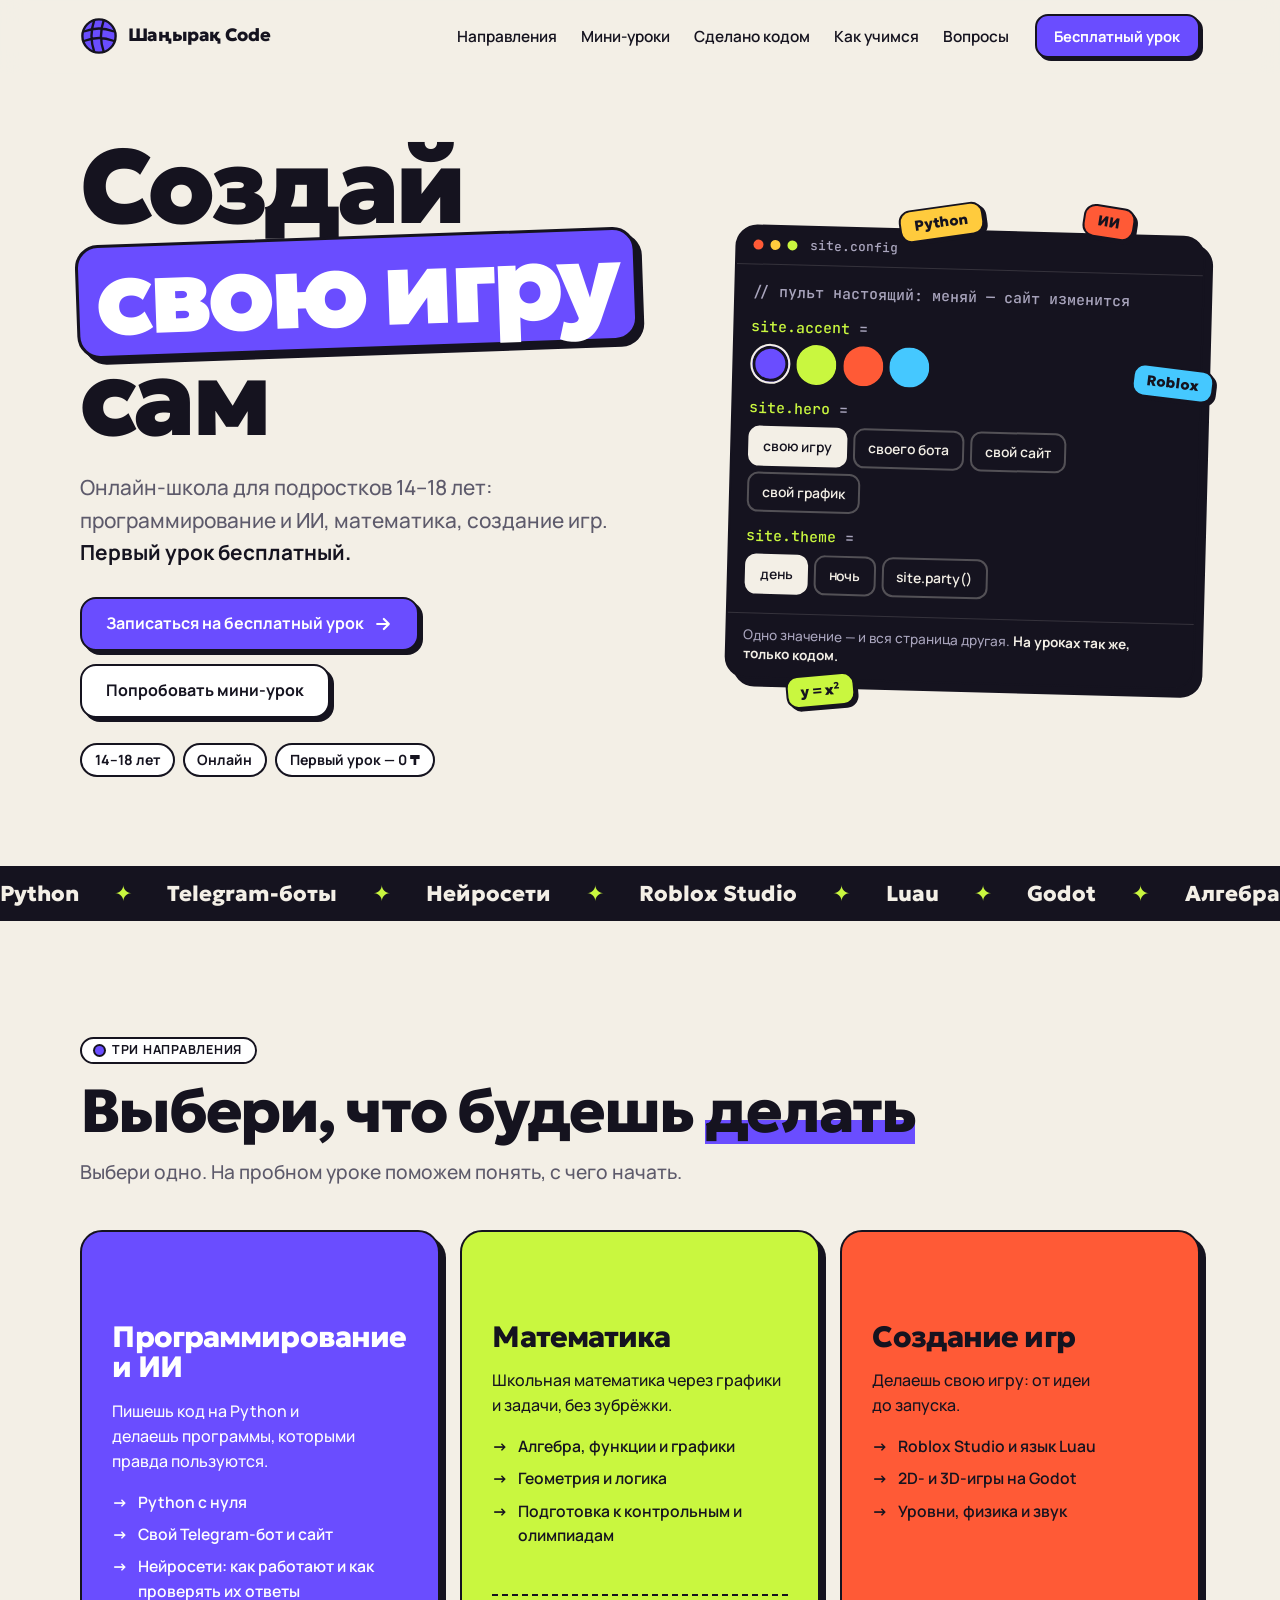
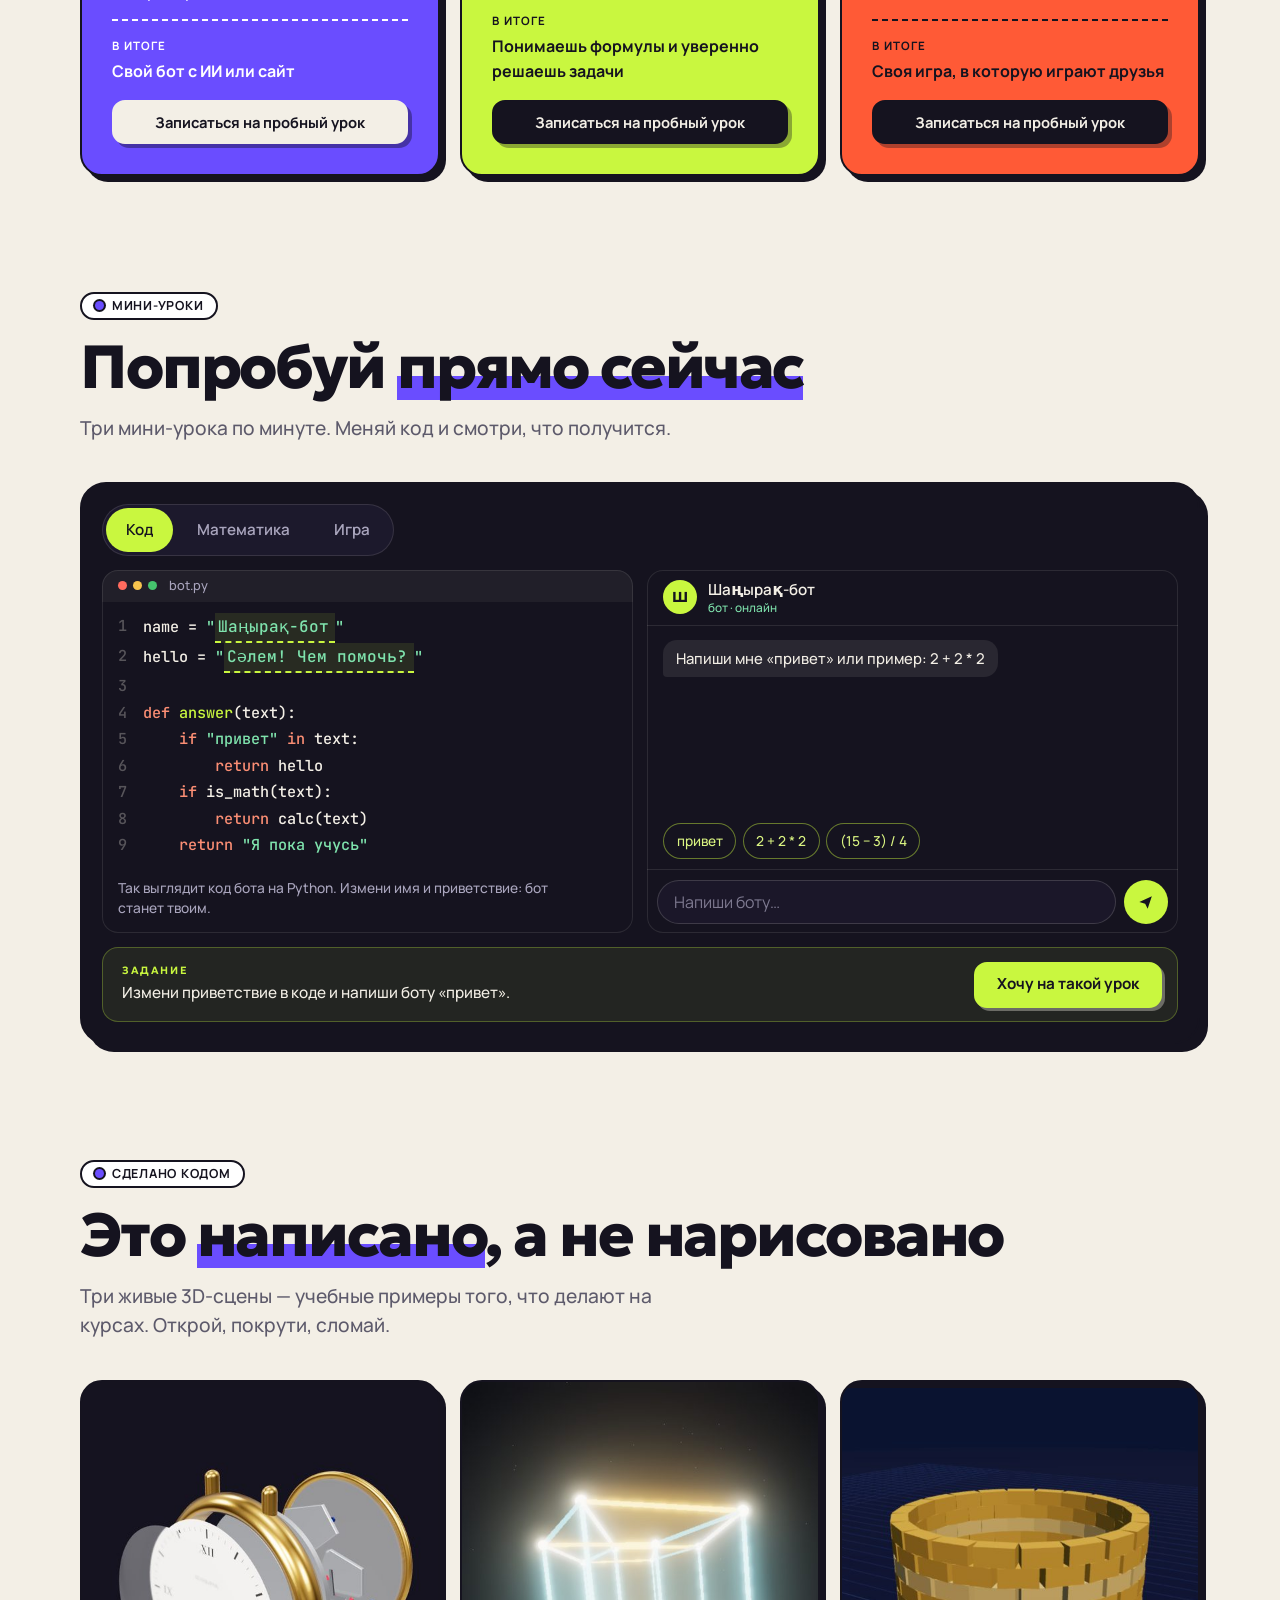
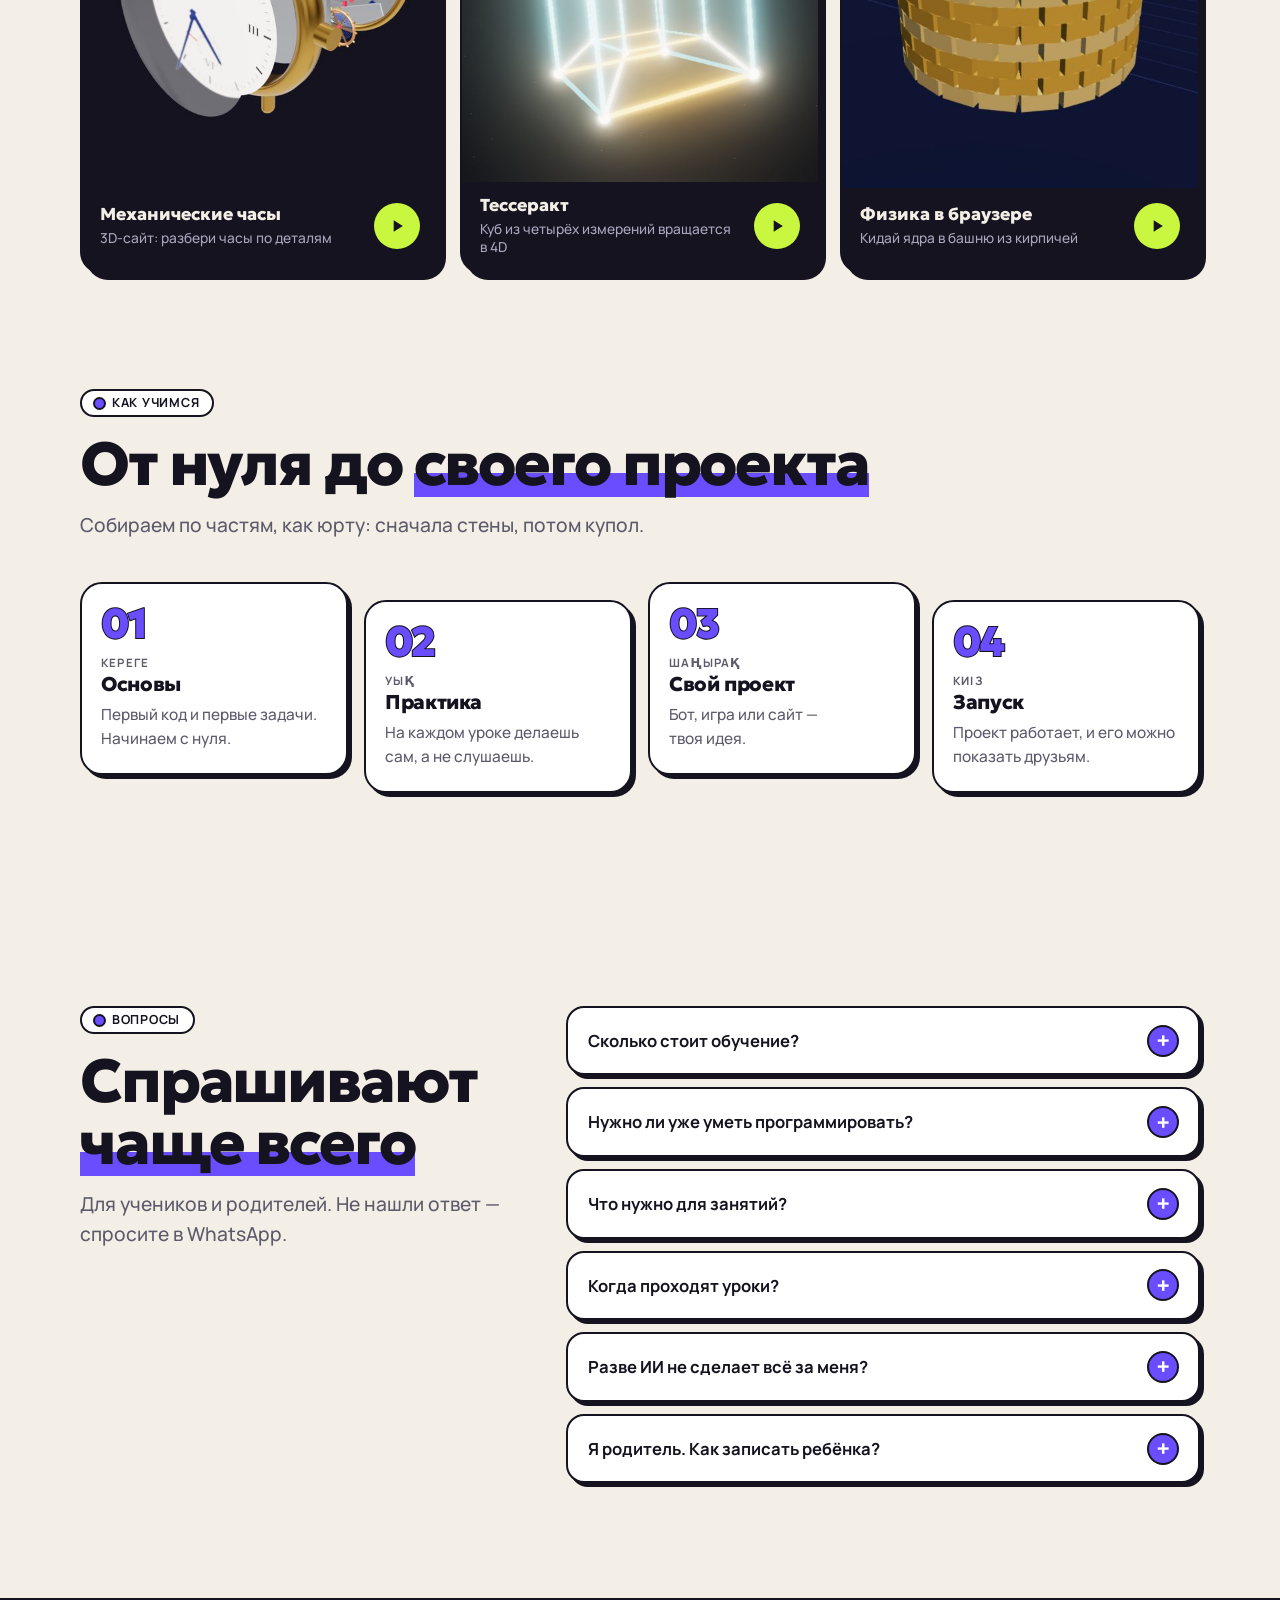
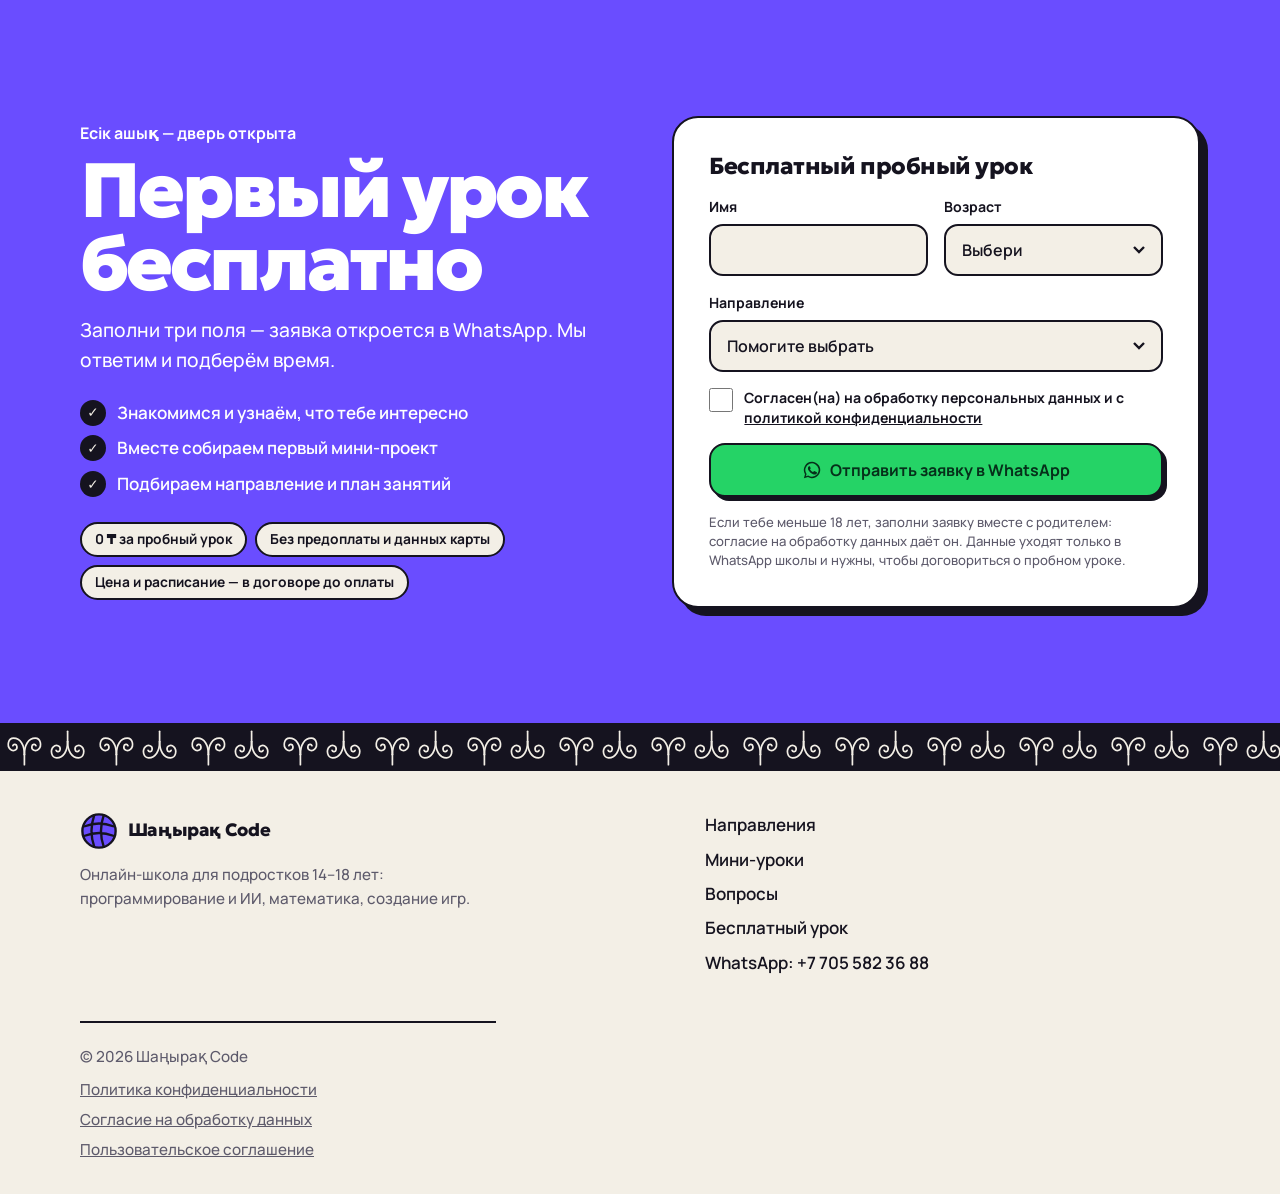
<file: index.html>
<!doctype html>
<html lang="ru" data-accent="violet">
<head>
<meta charset="utf-8">
<meta name="viewport" content="width=device-width, initial-scale=1, viewport-fit=cover">
<title>Шаңырақ Code — онлайн-школа программирования, математики и создания игр</title>
<meta name="description" content="Онлайн-школа для подростков 14–18 лет: программирование на Python и ИИ, математика, создание игр в Roblox и Godot. Первый урок бесплатный.">
<link rel="canonical" href="https://scroll94.github.io/akademi-03/">
<meta name="theme-color" content="#f3efe6">
<link rel="icon" href="assets/favicon-32.png" sizes="32x32" type="image/png">
<link rel="icon" href="assets/favicon.svg" type="image/svg+xml">
<link rel="apple-touch-icon" href="assets/apple-touch-icon.png">
<!-- Превью ссылки в мессенджерах. Адреса полные: если сайт переедет, замените https://scroll94.github.io/akademi-03/ во всём файле. -->
<meta property="og:type" content="website">
<meta property="og:locale" content="ru_RU">
<meta property="og:site_name" content="Шаңырақ Code">
<meta property="og:title" content="Шаңырақ Code — создай свою игру, бота и сайт сам">
<meta property="og:description" content="Онлайн-школа для подростков 14–18 лет. Первый урок бесплатный.">
<meta property="og:url" content="https://scroll94.github.io/akademi-03/">
<meta property="og:image" content="https://scroll94.github.io/akademi-03/assets/og.jpg">
<meta property="og:image:type" content="image/jpeg">
<meta property="og:image:width" content="1200">
<meta property="og:image:height" content="630">
<meta property="og:image:alt" content="Шаңырақ Code: создай свою игру сам. Первый урок бесплатный">
<meta name="twitter:card" content="summary_large_image">
<script type="application/ld+json">{"@context":"https://schema.org","@graph":[{"@type":"EducationalOrganization","@id":"https://scroll94.github.io/akademi-03/#school","name":"Шаңырақ Code","alternateName":["Шанырак Code","Shanyrak Code"],"url":"https://scroll94.github.io/akademi-03/","description":"Онлайн-школа для подростков 14–18 лет: программирование и ИИ, математика, создание игр. Первый урок бесплатный.","image":"https://scroll94.github.io/akademi-03/assets/og.jpg","logo":"https://scroll94.github.io/akademi-03/assets/apple-touch-icon.png","address":{"@type":"PostalAddress","addressCountry":"KZ"},"contactPoint":{"@type":"ContactPoint","contactType":"Запись на бесплатный пробный урок","telephone":"+77055823688","url":"https://wa.me/77055823688"}},{"@type":"WebSite","@id":"https://scroll94.github.io/akademi-03/#site","url":"https://scroll94.github.io/akademi-03/","name":"Шаңырақ Code","inLanguage":"ru","publisher":{"@id":"https://scroll94.github.io/akademi-03/#school"}},{"@type":"Course","name":"Программирование и ИИ","description":"Python с нуля, свой Telegram-бот и сайт, нейросети: как они работают и как проверять их ответы.","inLanguage":"ru","provider":{"@id":"https://scroll94.github.io/akademi-03/#school"},"audience":{"@type":"EducationalAudience","educationalRole":"student","audienceType":"Подростки 14–18 лет"},"hasCourseInstance":{"@type":"CourseInstance","courseMode":"online"}},{"@type":"Course","name":"Математика","description":"Школьная математика через графики и задачи: алгебра, функции, геометрия и логика, подготовка к контрольным и олимпиадам.","inLanguage":"ru","provider":{"@id":"https://scroll94.github.io/akademi-03/#school"},"audience":{"@type":"EducationalAudience","educationalRole":"student","audienceType":"Подростки 14–18 лет"},"hasCourseInstance":{"@type":"CourseInstance","courseMode":"online"}},{"@type":"Course","name":"Создание игр","description":"Своя игра от идеи до запуска: Roblox Studio и язык Luau, 2D- и 3D-игры на Godot, уровни, физика и звук.","inLanguage":"ru","provider":{"@id":"https://scroll94.github.io/akademi-03/#school"},"audience":{"@type":"EducationalAudience","educationalRole":"student","audienceType":"Подростки 14–18 лет"},"hasCourseInstance":{"@type":"CourseInstance","courseMode":"online"}}]}</script>
<link rel="preconnect" href="https://fonts.googleapis.com">
<link rel="preconnect" href="https://fonts.gstatic.com" crossorigin>
<link rel="stylesheet" href="https://fonts.googleapis.com/css2?family=Geologica:wght@700;800;900&family=JetBrains+Mono:wght@500;700&family=Manrope:wght@500;600;700;800&display=swap">
<link rel="stylesheet" href="style.css">
<link rel="stylesheet" href="lab.css">
<script>document.documentElement.classList.add('js');</script>
</head>
<body>
<a class="skip" href="#top">Перейти к содержимому</a>

<header class="nav" id="nav">
  <div class="wrap nav-in">
    <a class="logo" href="#top"><svg viewBox="0 0 48 48" aria-hidden="true"><circle cx="24" cy="24" r="21" fill="var(--accent)" stroke="currentColor" stroke-width="3"/><g fill="none" stroke="currentColor" stroke-width="3" stroke-linecap="round"><path d="M6 18Q24 11 42 18M6 30Q24 23 42 30M18 4Q11 24 18 44M30 4Q23 24 30 44"/></g></svg><span>Шаңырақ Code</span></a>
    <nav class="nav-menu" aria-label="Разделы страницы">
      <ul class="nav-links">
        <li><a href="#directions">Направления</a></li>
        <li><a href="#try">Мини-уроки</a></li>
        <li><a href="#show">Сделано кодом</a></li>
        <li><a href="#how">Как учимся</a></li>
        <li><a href="#faq">Вопросы</a></li>
      </ul>
    </nav>
    <a class="btn btn-sm btn-acc" href="#join">Бесплатный урок</a>
  </div>
</header>

<main id="top">

<section class="hero" aria-labelledby="hero-title">
  <div class="wrap hero-grid">
    <div>
      <h1 id="hero-title">Создай <span class="swap" id="hero-word">свою игру</span> сам</h1>
      <p class="lead">Онлайн-школа для подростков 14–18 лет: программирование и ИИ, математика, создание игр. <b>Первый урок бесплатный.</b></p>
      <div class="cta-row">
        <a class="btn btn-acc" href="#join">Записаться на бесплатный урок <svg viewBox="0 0 24 24" fill="none" stroke="currentColor" stroke-width="2.6" stroke-linecap="round" stroke-linejoin="round" aria-hidden="true"><path d="M5 12h14M13 6l6 6-6 6"/></svg></a>
        <a class="btn" href="#try">Попробовать мини-урок</a>
      </div>
      <ul class="facts" aria-label="Коротко о школе">
        <li>14–18 лет</li><li>Онлайн</li><li>Первый урок — 0 ₸</li>
      </ul>
    </div>

    <div class="hero-side">
      <span class="sticker" style="--c: var(--sun); --rot: -8deg; left: 36%; top: -24px">Python</span>
      <span class="sticker" style="--c: var(--sky); --rot: 7deg; right: -14px; top: 30%; --d: -1.6s">Roblox</span>
      <span class="sticker" style="--c: var(--lime); --rot: -5deg; left: 12%; bottom: -22px; --d: -3s">y = x²</span>
      <span class="sticker" style="--c: var(--coral); --rot: 9deg; right: 14%; top: -24px; --d: -2.2s">ИИ</span>
      <div class="console" role="group" aria-label="Пульт сайта: меняет страницу">
        <p class="console-top"><i></i><i></i><i></i><span>site.config</span></p>
        <div class="console-body">
          <div class="console-row">
            <code><span>// пульт настоящий: меняй — сайт изменится</span></code>
          </div>
          <div class="console-row">
            <code>site.accent <span>=</span></code>
            <div class="opts" id="opt-accent">
              <button type="button" class="sw" style="--c: #6a4dff" data-v="violet" aria-pressed="true" aria-label="Фиолетовый"></button>
              <button type="button" class="sw" style="--c: #c9f73f" data-v="lime" aria-pressed="false" aria-label="Лаймовый"></button>
              <button type="button" class="sw" style="--c: #ff5a36" data-v="coral" aria-pressed="false" aria-label="Коралловый"></button>
              <button type="button" class="sw" style="--c: #45c8ff" data-v="sky" aria-pressed="false" aria-label="Голубой"></button>
            </div>
          </div>
          <div class="console-row">
            <code>site.hero <span>=</span></code>
            <div class="opts" id="opt-hero">
              <button type="button" aria-pressed="true">свою игру</button>
              <button type="button" aria-pressed="false">своего бота</button>
              <button type="button" aria-pressed="false">свой сайт</button>
              <button type="button" aria-pressed="false">свой график</button>
            </div>
          </div>
          <div class="console-row">
            <code>site.theme <span>=</span></code>
            <div class="opts" id="opt-theme">
              <button type="button" data-v="light" aria-pressed="true">день</button>
              <button type="button" data-v="dark" aria-pressed="false">ночь</button>
              <button type="button" id="opt-party">site.party()</button>
            </div>
          </div>
        </div>
        <p class="console-note" id="console-note">Одно значение — и вся страница другая. <b>На уроках так же, только кодом.</b></p>
      </div>
    </div>
  </div>
</section>

<div class="tape" aria-hidden="true"><div class="tape-track"><span>Python</span><span>Telegram-боты</span><span>Нейросети</span><span>Roblox Studio</span><span>Luau</span><span>Godot</span><span>Алгебра</span><span>Геометрия</span><span>Олимпиады</span><span>Свои сайты</span><span>Python</span><span>Telegram-боты</span><span>Нейросети</span><span>Roblox Studio</span><span>Luau</span><span>Godot</span><span>Алгебра</span><span>Геометрия</span><span>Олимпиады</span><span>Свои сайты</span></div></div>

<section class="sec" id="directions" aria-labelledby="dirs-title">
  <div class="wrap">
    <span class="kicker">Три направления</span>
    <h2 class="h2" id="dirs-title">Выбери, что будешь <em>делать</em></h2>
    <p class="lead">Выбери одно. На пробном уроке поможем понять, с чего начать.</p>
    <div class="dirs">
      <article class="dir dir--v" style="--c: var(--violet); --t: #ffffff; --delay: 0.00s" data-rise>
        <span class="dir-num" aria-hidden="true">01</span>
        <h3>Программирование и ИИ</h3>
        <p>Пишешь код на Python и делаешь программы, которыми правда пользуются.</p>
        <ul><li>Python с нуля</li><li>Свой Telegram-бот и сайт</li><li>Нейросети: как работают и как проверять их ответы</li></ul>
        <p class="dir-out"><span>В итоге</span>Свой бот с ИИ или сайт</p>
        <a class="btn btn-sm" href="#join" data-pick="Программирование и ИИ">Записаться на пробный урок</a>
      </article>
      <article class="dir dir--l" style="--c: var(--lime); --t: #15131f; --delay: 0.08s" data-rise>
        <span class="dir-num" aria-hidden="true">02</span>
        <h3>Математика</h3>
        <p>Школьная математика через графики и задачи, без зубрёжки.</p>
        <ul><li>Алгебра, функции и графики</li><li>Геометрия и логика</li><li>Подготовка к контрольным и олимпиадам</li></ul>
        <p class="dir-out"><span>В итоге</span>Понимаешь формулы и уверенно решаешь задачи</p>
        <a class="btn btn-sm" href="#join" data-pick="Математика">Записаться на пробный урок</a>
      </article>
      <article class="dir dir--c" style="--c: var(--coral); --t: #15131f; --delay: 0.16s" data-rise>
        <span class="dir-num" aria-hidden="true">03</span>
        <h3>Создание игр</h3>
        <p>Делаешь свою игру: от идеи до запуска.</p>
        <ul><li>Roblox Studio и язык Luau</li><li>2D- и 3D-игры на Godot</li><li>Уровни, физика и звук</li></ul>
        <p class="dir-out"><span>В итоге</span>Своя игра, в которую играют друзья</p>
        <a class="btn btn-sm" href="#join" data-pick="Создание игр">Записаться на пробный урок</a>
      </article>
    </div>
  </div>
</section>

<section class="sec lab" id="try" aria-labelledby="lab-title" style="padding-top: 0">
  <div class="wrap">
    <span class="kicker">Мини-уроки</span>
    <h2 class="h2" id="lab-title">Попробуй <em>прямо сейчас</em></h2>
    <p class="lead">Три мини-урока по минуте. Меняй код и смотри, что получится.</p>
    <div class="lab-box" data-rise>
      <div class="lab-tabs" role="tablist" aria-label="Мини-уроки">
        <button type="button" role="tab" id="lab-t-code" aria-controls="lab-p-code" aria-selected="true" style="--accent: #c9f73f">Код</button>
        <button type="button" role="tab" id="lab-t-math" aria-controls="lab-p-math" aria-selected="false" tabindex="-1" style="--accent: #45c8ff">Математика</button>
        <button type="button" role="tab" id="lab-t-game" aria-controls="lab-p-game" aria-selected="false" tabindex="-1" style="--accent: #ff5a36">Игра</button>
      </div>

      <!-- Код: чат-бот, которого учишь отвечать -->
      <div class="lab-pane" id="lab-p-code" role="tabpanel" aria-labelledby="lab-t-code" style="--accent: #c9f73f">
        <div class="lab-ed">
          <p class="lab-top"><i></i><i></i><i></i><span>bot.py</span></p>
          <div class="lab-code">
            <label class="lab-line"><span class="ln">1</span><span>name = <span class="k-s">"</span><input id="bot-name" type="text" value="Шаңырақ-бот" maxlength="18" autocomplete="off" autocapitalize="off" spellcheck="false" aria-label="Имя бота"><span class="k-s">"</span></span></label>
            <label class="lab-line"><span class="ln">2</span><span>hello = <span class="k-s">"</span><input id="bot-hello" type="text" value="Сәлем! Чем помочь?" maxlength="32" autocomplete="off" spellcheck="false" aria-label="Приветствие бота"><span class="k-s">"</span></span></label>
            <p class="lab-line"><span class="ln">3</span><span> </span></p>
            <p class="lab-line"><span class="ln">4</span><span><span class="k-k">def</span> <span class="k-f">answer</span>(text):</span></p>
            <p class="lab-line"><span class="ln">5</span><span>    <span class="k-k">if</span> <span class="k-s">"привет"</span> <span class="k-k">in</span> text:</span></p>
            <p class="lab-line"><span class="ln">6</span><span>        <span class="k-k">return</span> hello</span></p>
            <p class="lab-line"><span class="ln">7</span><span>    <span class="k-k">if</span> is_math(text):</span></p>
            <p class="lab-line"><span class="ln">8</span><span>        <span class="k-k">return</span> calc(text)</span></p>
            <p class="lab-line"><span class="ln">9</span><span>    <span class="k-k">return</span> <span class="k-s">"Я пока учусь"</span></span></p>
          </div>
          <p class="lab-hint">Так выглядит код бота на Python. Измени имя и приветствие: бот станет твоим.</p>
        </div>
        <div class="lab-out lab-chat">
          <p class="chat-head"><b class="chat-ava" id="chat-ava" aria-hidden="true">Ш</b><span><b id="chat-name">Шаңырақ-бот</b><small>бот · онлайн</small></span></p>
          <div class="chat-log" id="chat-log" role="log" aria-live="polite" aria-label="Переписка с ботом" tabindex="0"></div>
          <div class="chat-chips" id="chat-chips" aria-label="Быстрые сообщения"><button type="button">привет</button><button type="button">2 + 2 * 2</button><button type="button">(15 − 3) / 4</button></div>
          <form class="chat-form" id="chat-form" autocomplete="off">
            <input id="chat-in" type="text" maxlength="60" enterkeyhint="send" placeholder="Напиши боту…" aria-label="Сообщение боту">
            <button type="submit" aria-label="Отправить сообщение"><svg viewBox="0 0 24 24" aria-hidden="true"><path d="M4 12l15-7-5 15-3-6z" fill="currentColor"/></svg></button>
          </form>
        </div>
        <div class="lab-foot">
          <p class="lab-task" id="code-task"><b>Задание</b><span>Измени приветствие в коде и напиши боту «привет».</span></p>
          <a class="btn btn-sm btn-lime" href="#join" data-pick="Программирование и ИИ">Хочу на такой урок</a>
        </div>
      </div>

      <!-- Математика: парабола через звёзды -->
      <div class="lab-pane" id="lab-p-math" role="tabpanel" aria-labelledby="lab-t-math" style="--accent: #45c8ff" hidden>
        <div class="lab-ed">
          <p class="lab-top"><i></i><i></i><i></i><span>парабола</span></p>
          <p class="lab-formula"><span id="m-main">y = x²</span><small id="m-exp">вершина в точке (0; 0)</small></p>
          <div class="lab-params">
            <label><span><b>a</b> ширина</span><input id="m-a" type="range" min="-2" max="2" step="0.25" value="1"><output id="m-a-o" for="m-a">1</output></label>
            <label><span><b>p</b> вбок</span><input id="m-p" type="range" min="-4" max="4" step="0.5" value="0"><output id="m-p-o" for="m-p">0</output></label>
            <label><span><b>q</b> вверх</span><input id="m-q" type="range" min="-4" max="4" step="0.5" value="0"><output id="m-q-o" for="m-q">0</output></label>
          </div>
          <p class="lab-hint">Формула <b>y = a·(x − p)² + q</b>: каждая буква двигает график по-своему.</p>
        </div>
        <div class="lab-out lab-stage">
          <canvas id="m-cv" role="img" aria-label="График параболы и звёзды, через которые она должна пройти"></canvas>
          <span class="lab-badge" id="m-level">Задача 1 из 3</span>
        </div>
        <div class="lab-foot">
          <p class="lab-task" id="math-task"><b>Задание</b><span>Двигай ползунки, чтобы парабола прошла через все звёзды.</span></p>
          <button type="button" class="btn btn-sm btn-line" id="m-next" hidden>Следующая задача</button>
          <a class="btn btn-sm btn-lime" href="#join" data-pick="Математика">Хочу на такой урок</a>
        </div>
      </div>

      <!-- Игра: меняешь числа в коде — меняется игра -->
      <div class="lab-pane" id="lab-p-game" role="tabpanel" aria-labelledby="lab-t-game" style="--accent: #ff5a36" hidden>
        <div class="lab-ed">
          <p class="lab-top"><i></i><i></i><i></i><span>game.luau</span></p>
          <div class="lab-code lab-code--params">
            <label class="lab-param"><span class="lab-line"><span class="ln">1</span><span><span class="k-k">local</span> jump = <output class="k-n" id="g-jump-o" for="g-jump">12</output>  <span class="k-c">-- прыжок</span></span></span><input id="g-jump" type="range" min="5" max="18" step="0.5" value="12" aria-label="Сила прыжка"></label>
            <label class="lab-param"><span class="lab-line"><span class="ln">2</span><span><span class="k-k">local</span> gravity = <output class="k-n" id="g-gravity-o" for="g-gravity">0.6</output>  <span class="k-c">-- тяжесть</span></span></span><input id="g-gravity" type="range" min="0.3" max="1.2" step="0.05" value="0.6" aria-label="Сила тяжести"></label>
            <label class="lab-param"><span class="lab-line"><span class="ln">3</span><span><span class="k-k">local</span> speed = <output class="k-n" id="g-speed-o" for="g-speed">5</output>  <span class="k-c">-- скорость</span></span></span><input id="g-speed" type="range" min="3" max="9" step="0.5" value="5" aria-label="Скорость"></label>
          </div>
          <p class="lab-hint">Это Luau — язык Roblox Studio. Пунктир показывает, как прыгнет герой.</p>
        </div>
        <div class="lab-out lab-stage lab-game" id="g-stage">
          <canvas id="g-cv" role="img" aria-label="Мини-игра: герой бежит по степи и прыгает через препятствия"></canvas>
          <p class="gm-hud" aria-hidden="true"><span>ОЧКИ <b id="g-score">0</b></span><span>РЕКОРД <b id="g-best">0</b></span></p>
          <button type="button" class="gm-start" id="g-start"><svg viewBox="0 0 24 24" aria-hidden="true"><path d="M8 5v14l11-7z" fill="currentColor"/></svg><span id="g-start-t">Играть</span></button>
          <p class="gm-tip" id="g-tip">Пробел или клик — прыжок</p>
        </div>
        <div class="lab-foot">
          <p class="lab-task" id="game-task"><b>Задание</b><span>Настрой прыжок и скорость и набери 5 очков.</span></p>
          <a class="btn btn-sm btn-lime" href="#join" data-pick="Создание игр">Хочу на такой урок</a>
        </div>
      </div>
    </div>
  </div>
</section>

<section class="sec" id="show" aria-labelledby="show-title" style="padding-top: 0">
  <div class="wrap">
    <span class="kicker">Сделано кодом</span>
    <h2 class="h2" id="show-title">Это <em>написано</em>, а не нарисовано</h2>
    <p class="lead">Три живые 3D-сцены — учебные примеры того, что делают на курсах. Открой, покрути, сломай.</p>
    <div class="shows">
      <button class="show" type="button" data-open="demo/watch.html" data-title="Механические часы: разбери и рассмотри каждую деталь" style="--delay: 0.00s" data-rise>
        <img src="assets/show-watch.jpg" width="640" height="400" loading="lazy" alt="">
        <span class="show-cap"><span><b>Механические часы</b><small>3D-сайт: разбери часы по деталям</small></span><span class="show-play" aria-hidden="true"><svg viewBox="0 0 24 24"><path d="M8 5v14l11-7z" fill="currentColor"/></svg></span></span>
      </button>
      <button class="show" type="button" data-open="demo/tesseract.html" data-title="Тессеракт: четырёхмерный куб, который вращается в 4D" style="--delay: 0.08s" data-rise>
        <img src="assets/show-tesseract.jpg" width="640" height="400" loading="lazy" alt="">
        <span class="show-cap"><span><b>Тессеракт</b><small>Куб из четырёх измерений вращается в 4D</small></span><span class="show-play" aria-hidden="true"><svg viewBox="0 0 24 24"><path d="M8 5v14l11-7z" fill="currentColor"/></svg></span></span>
      </button>
      <button class="show" type="button" data-open="demo/physics.html" data-title="Физика в браузере: хватай кирпичи и стреляй ядрами" style="--delay: 0.16s" data-rise>
        <img src="assets/show-physics.jpg" width="640" height="400" loading="lazy" alt="">
        <span class="show-cap"><span><b>Физика в браузере</b><small>Кидай ядра в башню из кирпичей</small></span><span class="show-play" aria-hidden="true"><svg viewBox="0 0 24 24"><path d="M8 5v14l11-7z" fill="currentColor"/></svg></span></span>
      </button>
    </div>
  </div>
</section>

<section class="sec" id="how" aria-labelledby="how-title" style="padding-top: 0">
  <div class="wrap">
    <span class="kicker">Как учимся</span>
    <h2 class="h2" id="how-title">От нуля до <em>своего проекта</em></h2>
    <p class="lead">Собираем по частям, как юрту: сначала стены, потом купол.</p>
    <ol class="steps">
      <li class="step" style="--delay: 0.00s" data-rise><small lang="kk">Кереге</small><h3>Основы</h3><p>Первый код и первые задачи. Начинаем с нуля.</p></li>
      <li class="step" style="--delay: 0.07s" data-rise><small lang="kk">Уық</small><h3>Практика</h3><p>На каждом уроке делаешь сам, а не слушаешь.</p></li>
      <li class="step" style="--delay: 0.14s" data-rise><small lang="kk">Шаңырақ</small><h3>Свой проект</h3><p>Бот, игра или сайт — твоя идея.</p></li>
      <li class="step" style="--delay: 0.21s" data-rise><small lang="kk">Киіз</small><h3>Запуск</h3><p>Проект работает, и его можно показать друзьям.</p></li>
    </ol>
  </div>
</section>

<section class="sec" id="faq" aria-labelledby="faq-title">
  <div class="wrap faq-grid">
    <div>
      <span class="kicker">Вопросы</span>
      <h2 class="h2" id="faq-title">Спрашивают <em>чаще всего</em></h2>
      <p class="lead">Для учеников и родителей. Не нашли ответ — спросите в WhatsApp.</p>
    </div>
    <div class="faq">
      <details data-rise><summary>Сколько стоит обучение?</summary><p>Пробный урок бесплатный: без оплаты, предоплаты и данных карты. Стоимость занятий зависит от направления и формата. Её называем в WhatsApp до начала обучения и закрепляем в договоре.</p></details>
      <details data-rise><summary>Нужно ли уже уметь программировать?</summary><p>Нет. Начинаем с нуля и объясняем на понятных примерах. Если опыт уже есть, подберём задачи посложнее.</p></details>
      <details data-rise><summary>Что нужно для занятий?</summary><p>Компьютер или ноутбук и интернет: занятия проходят онлайн. Для создания игр нужен Windows или macOS: Roblox Studio не работает на телефонах и планшетах.</p></details>
      <details data-rise><summary>Когда проходят уроки?</summary><p>Расписание согласуем лично после пробного урока, чтобы занятия не мешали школе.</p></details>
      <details data-rise><summary>Разве ИИ не сделает всё за меня?</summary><p>ИИ быстро пишет код, но не знает, что ты задумал, и часто ошибается. Мы учим ставить задачу, проверять ответ и исправлять ошибки самому.</p></details>
      <details data-rise><summary>Я родитель. Как записать ребёнка?</summary><p>Заполните форму ниже вместе с ребёнком или напишите нам в WhatsApp. Ответим на вопросы о программе, расписании и стоимости. Согласие на обработку данных несовершеннолетнего даёт родитель.</p></details>
    </div>
  </div>
</section>

<section class="sec join" id="join" aria-labelledby="join-title">
  <div class="wrap join-grid">
    <div>
      <h2 id="join-title"><small lang="kk">Есік ашық — дверь открыта</small>Первый урок бесплатно</h2>
      <p class="lead">Заполни три поля — заявка откроется в WhatsApp. Мы ответим и подберём время.</p>
      <ul class="trial" aria-label="На пробном уроке">
        <li>Знакомимся и узнаём, что тебе интересно</li>
        <li>Вместе собираем первый мини-проект</li>
        <li>Подбираем направление и план занятий</li>
      </ul>
      <ul class="terms" aria-label="Условия пробного урока">
        <li>0 ₸ за пробный урок</li>
        <li>Без предоплаты и данных карты</li>
        <li>Цена и расписание — в договоре до оплаты</li>
      </ul>
    </div>

    <div class="form-card">
      <form class="form" id="join-form" novalidate>
        <h3>Бесплатный пробный урок</h3>
        <noscript><p class="form-note">Форма работает только с включённым JavaScript. Можно сразу написать нам в <a href="https://wa.me/77055823688?text=%D0%A1%D3%99%D0%BB%D0%B5%D0%BC!%20%D0%A5%D0%BE%D1%87%D1%83%20%D0%BD%D0%B0%20%D0%B1%D0%B5%D1%81%D0%BF%D0%BB%D0%B0%D1%82%D0%BD%D1%8B%D0%B9%20%D0%BF%D1%80%D0%BE%D0%B1%D0%BD%D1%8B%D0%B9%20%D1%83%D1%80%D0%BE%D0%BA%20%D0%B2%20%D0%A8%D0%B0%D2%A3%D1%8B%D1%80%D0%B0%D2%9B%20Code.">WhatsApp: +7 705 582 36 88</a>.</p></noscript>
        <div class="field">
          <label for="f-name">Имя</label>
          <input id="f-name" name="name" type="text" autocomplete="given-name" autocapitalize="words" enterkeyhint="next" maxlength="40" required aria-describedby="f-name-err">
          <p class="field-err" id="f-name-err">Напиши, как тебя зовут</p>
        </div>
        <div class="field">
          <label for="f-age">Возраст</label>
          <select id="f-age" name="age" required aria-describedby="f-age-err">
            <option value="">Выбери</option>
            <option>14</option><option>15</option><option>16</option><option>17</option><option>18</option>
          </select>
          <p class="field-err" id="f-age-err">Выбери возраст</p>
        </div>
        <div class="field field--full">
          <label for="f-dir">Направление</label>
          <select id="f-dir" name="dir">
            <option>Помогите выбрать</option>
            <option>Программирование и ИИ</option>
            <option>Математика</option>
            <option>Создание игр</option>
          </select>
        </div>
        <div class="field field--full">
          <label class="check"><input id="f-ok" name="ok" type="checkbox" required aria-describedby="f-ok-err"><span>Согласен(на) на обработку персональных данных и с <a href="legal.html#privacy" target="_blank" rel="noopener">политикой конфиденциальности</a></span></label>
          <p class="field-err" id="f-ok-err">Отметь согласие, чтобы мы могли ответить на заявку</p>
        </div>
        <button class="btn btn-wa" type="submit"><svg viewBox="0 0 24 24" aria-hidden="true"><path fill="currentColor" d="M12 2.2a9.8 9.8 0 0 0-8.4 14.8L2.3 21.8l4.9-1.3A9.8 9.8 0 1 0 12 2.2zm0 17.8a8 8 0 0 1-4.1-1.1l-.3-.2-2.9.8.8-2.8-.2-.3A8 8 0 1 1 12 20zm4.4-6c-.2-.1-1.4-.7-1.6-.8s-.4-.1-.5.1-.6.8-.8 1-.3.2-.5.1a6.6 6.6 0 0 1-3.3-2.9c-.2-.4.2-.4.7-1.3.1-.2 0-.3 0-.4l-.7-1.8c-.2-.5-.4-.4-.5-.4h-.5a1 1 0 0 0-.7.3 3 3 0 0 0-.9 2.2 5.2 5.2 0 0 0 1.1 2.7 11.8 11.8 0 0 0 4.5 4c1.7.7 2.3.8 3.2.6a2.7 2.7 0 0 0 1.8-1.3 2.2 2.2 0 0 0 .2-1.3c-.1-.1-.3-.2-.5-.3z"/></svg>Отправить заявку в WhatsApp</button>
        <p class="form-note">Если тебе меньше 18 лет, заполни заявку вместе с родителем: согласие на обработку данных даёт он. Данные уходят только в WhatsApp школы и нужны, чтобы договориться о пробном уроке.</p>
      </form>
      <div class="done" id="join-done" hidden>
        <h3 tabindex="-1">Заявка готова</h3>
        <p>Мы открыли WhatsApp с готовым текстом: осталось нажать «Отправить». Если окно не открылось, нажми кнопку ниже.</p>
        <pre id="done-text"></pre>
        <div class="done-actions">
          <a class="btn btn-sm btn-wa" id="wa-btn" href="https://wa.me/77055823688" target="_blank" rel="noopener"><svg viewBox="0 0 24 24" aria-hidden="true"><path fill="currentColor" d="M12 2.2a9.8 9.8 0 0 0-8.4 14.8L2.3 21.8l4.9-1.3A9.8 9.8 0 1 0 12 2.2zm0 17.8a8 8 0 0 1-4.1-1.1l-.3-.2-2.9.8.8-2.8-.2-.3A8 8 0 1 1 12 20zm4.4-6c-.2-.1-1.4-.7-1.6-.8s-.4-.1-.5.1-.6.8-.8 1-.3.2-.5.1a6.6 6.6 0 0 1-3.3-2.9c-.2-.4.2-.4.7-1.3.1-.2 0-.3 0-.4l-.7-1.8c-.2-.5-.4-.4-.5-.4h-.5a1 1 0 0 0-.7.3 3 3 0 0 0-.9 2.2 5.2 5.2 0 0 0 1.1 2.7 11.8 11.8 0 0 0 4.5 4c1.7.7 2.3.8 3.2.6a2.7 2.7 0 0 0 1.8-1.3 2.2 2.2 0 0 0 .2-1.3c-.1-.1-.3-.2-.5-.3z"/></svg>Открыть WhatsApp</a>
          <button class="btn btn-sm" type="button" id="copy-btn">Скопировать</button>
          <button class="btn btn-sm" type="button" id="edit-btn">Изменить</button>
        </div>
      </div>
    </div>
  </div>
</section>

<a class="btn btn-sm btn-wa wa-float is-away" id="wa-float" href="https://wa.me/77055823688?text=%D0%A1%D3%99%D0%BB%D0%B5%D0%BC!%20%D0%A5%D0%BE%D1%87%D1%83%20%D0%BD%D0%B0%20%D0%B1%D0%B5%D1%81%D0%BF%D0%BB%D0%B0%D1%82%D0%BD%D1%8B%D0%B9%20%D0%BF%D1%80%D0%BE%D0%B1%D0%BD%D1%8B%D0%B9%20%D1%83%D1%80%D0%BE%D0%BA%20%D0%B2%20%D0%A8%D0%B0%D2%A3%D1%8B%D1%80%D0%B0%D2%9B%20Code." target="_blank" rel="noopener" aria-label="Бесплатный урок: написать в WhatsApp"><svg viewBox="0 0 24 24" aria-hidden="true"><path fill="currentColor" d="M12 2.2a9.8 9.8 0 0 0-8.4 14.8L2.3 21.8l4.9-1.3A9.8 9.8 0 1 0 12 2.2zm0 17.8a8 8 0 0 1-4.1-1.1l-.3-.2-2.9.8.8-2.8-.2-.3A8 8 0 1 1 12 20zm4.4-6c-.2-.1-1.4-.7-1.6-.8s-.4-.1-.5.1-.6.8-.8 1-.3.2-.5.1a6.6 6.6 0 0 1-3.3-2.9c-.2-.4.2-.4.7-1.3.1-.2 0-.3 0-.4l-.7-1.8c-.2-.5-.4-.4-.5-.4h-.5a1 1 0 0 0-.7.3 3 3 0 0 0-.9 2.2 5.2 5.2 0 0 0 1.1 2.7 11.8 11.8 0 0 0 4.5 4c1.7.7 2.3.8 3.2.6a2.7 2.7 0 0 0 1.8-1.3 2.2 2.2 0 0 0 .2-1.3c-.1-.1-.3-.2-.5-.3z"/></svg>Бесплатный урок</a>

</main>

<dialog class="viewer" id="viewer" aria-labelledby="viewer-title">
  <div class="viewer-bar"><b id="viewer-title"></b><button type="button" id="viewer-close" aria-label="Закрыть">✕</button></div>
  <iframe id="viewer-frame" title="3D-сцена" allow="fullscreen"></iframe>
</dialog>

<footer>
  <div class="orn" aria-hidden="true"><svg width="100%" height="100%"><defs><pattern id="orn-p" width="92" height="46" patternUnits="userSpaceOnUse"><g fill="none" stroke="currentColor" stroke-width="5" stroke-linecap="round" stroke-linejoin="round" transform="translate(4 3) scale(.34)"><path d="M60 78C60 50 72 30 92 30C108 30 112 52 102 62C94 70 80 66 82 54C83 47 92 46 94 52"/><path d="M60 78C60 50 48 30 28 30C12 30 8 52 18 62C26 70 40 66 38 54C37 47 28 46 26 52"/><path d="M60 78V108"/></g><g fill="none" stroke="currentColor" stroke-width="5" stroke-linecap="round" stroke-linejoin="round" transform="translate(88 43) rotate(180) scale(.34)"><path d="M60 78C60 50 72 30 92 30C108 30 112 52 102 62C94 70 80 66 82 54C83 47 92 46 94 52"/><path d="M60 78C60 50 48 30 28 30C12 30 8 52 18 62C26 70 40 66 38 54C37 47 28 46 26 52"/><path d="M60 78V108"/></g></pattern></defs><rect width="100%" height="100%" fill="url(#orn-p)"/></svg></div>
  <div class="wrap foot">
    <div class="foot-in">
      <div>
        <a class="logo" href="#top"><svg viewBox="0 0 48 48" aria-hidden="true"><circle cx="24" cy="24" r="21" fill="var(--accent)" stroke="currentColor" stroke-width="3"/><g fill="none" stroke="currentColor" stroke-width="3" stroke-linecap="round"><path d="M6 18Q24 11 42 18M6 30Q24 23 42 30M18 4Q11 24 18 44M30 4Q23 24 30 44"/></g></svg><span>Шаңырақ Code</span></a>
        <p>Онлайн-школа для подростков 14–18 лет: программирование и ИИ, математика, создание игр.</p>
      </div>
      <ul class="foot-links">
        <li><a href="#directions">Направления</a></li>
        <li><a href="#try">Мини-уроки</a></li>
        <li><a href="#faq">Вопросы</a></li>
        <li><a href="#join">Бесплатный урок</a></li>
        <li><a href="https://wa.me/77055823688">WhatsApp: +7 705 582 36 88</a></li>
      </ul>
      <p class="copy"><span>© 2026 Шаңырақ Code</span><span><a href="legal.html#privacy">Политика конфиденциальности</a><a href="legal.html#consent">Согласие на обработку данных</a><a href="legal.html#terms">Пользовательское соглашение</a></span></p>
    </div>
  </div>
</footer>

<script src="app.js"></script>
<script src="lab.js"></script>
</body>
</html>
</file>
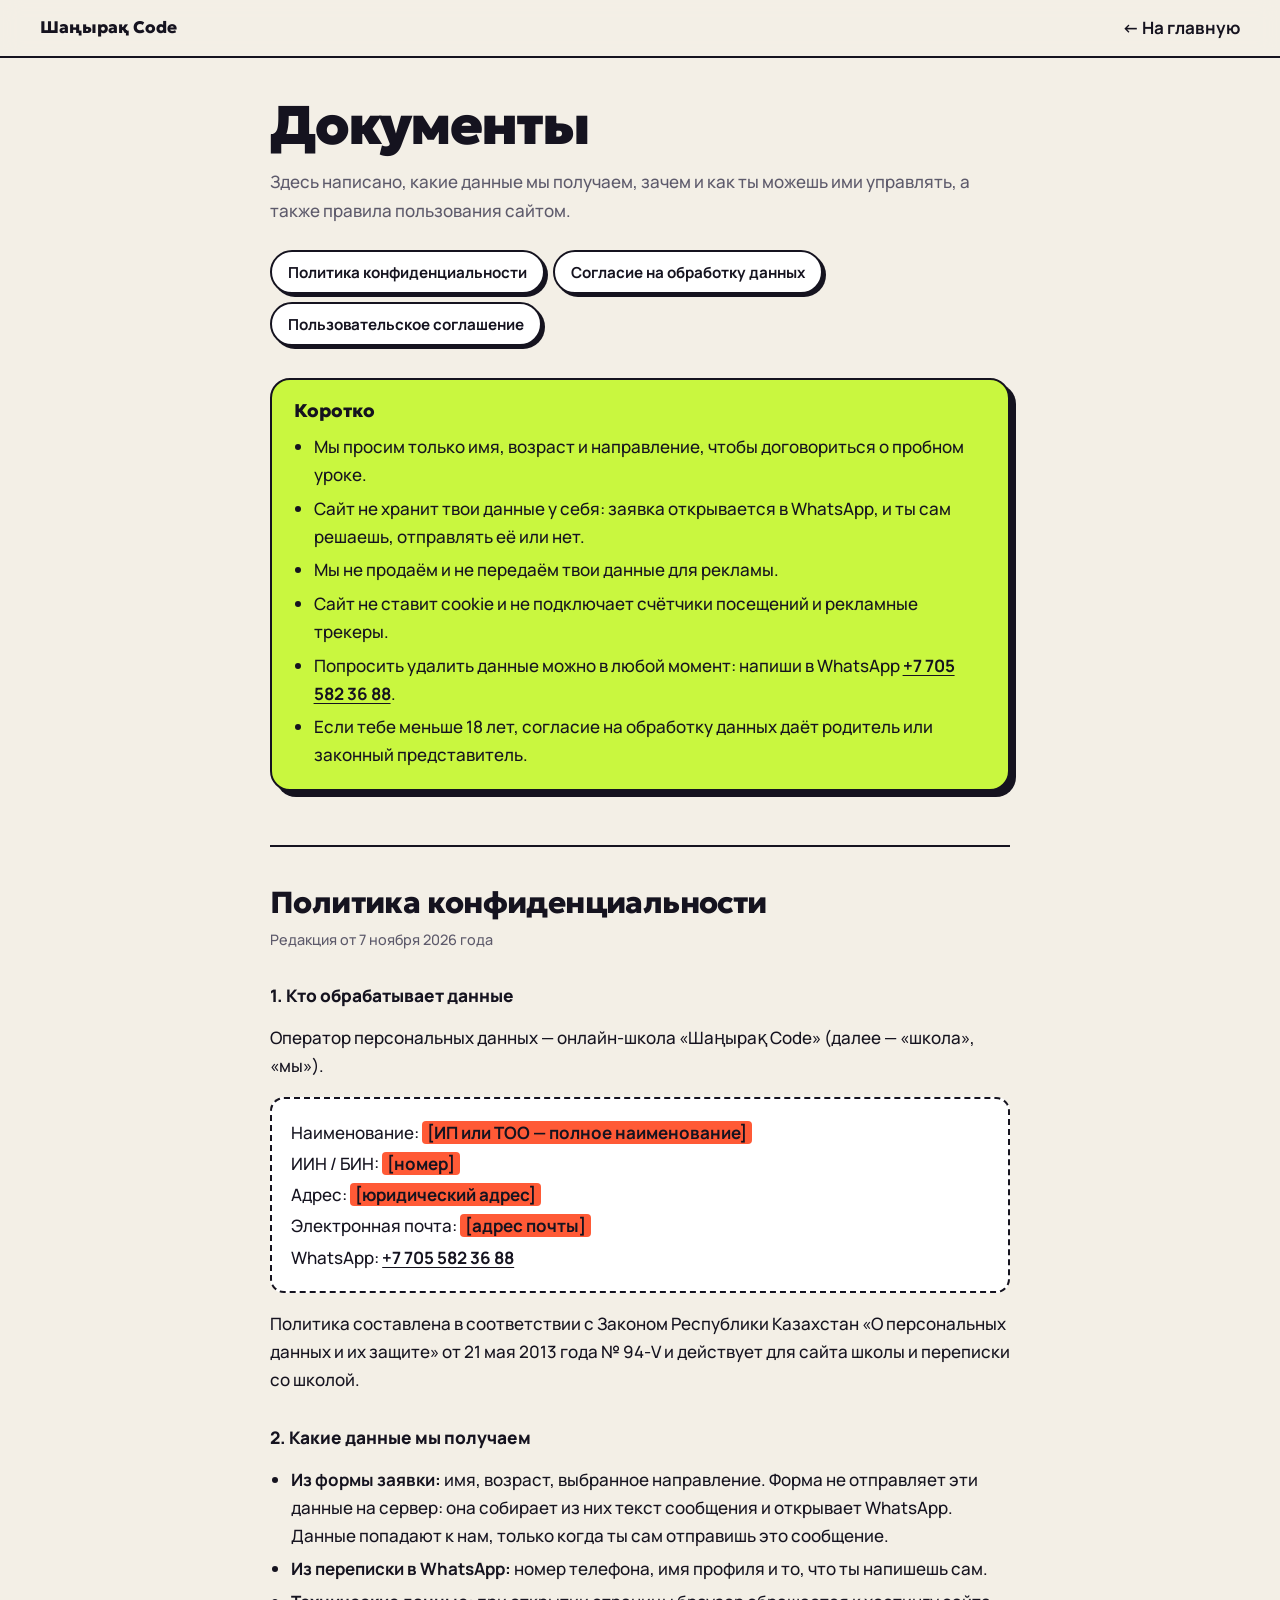
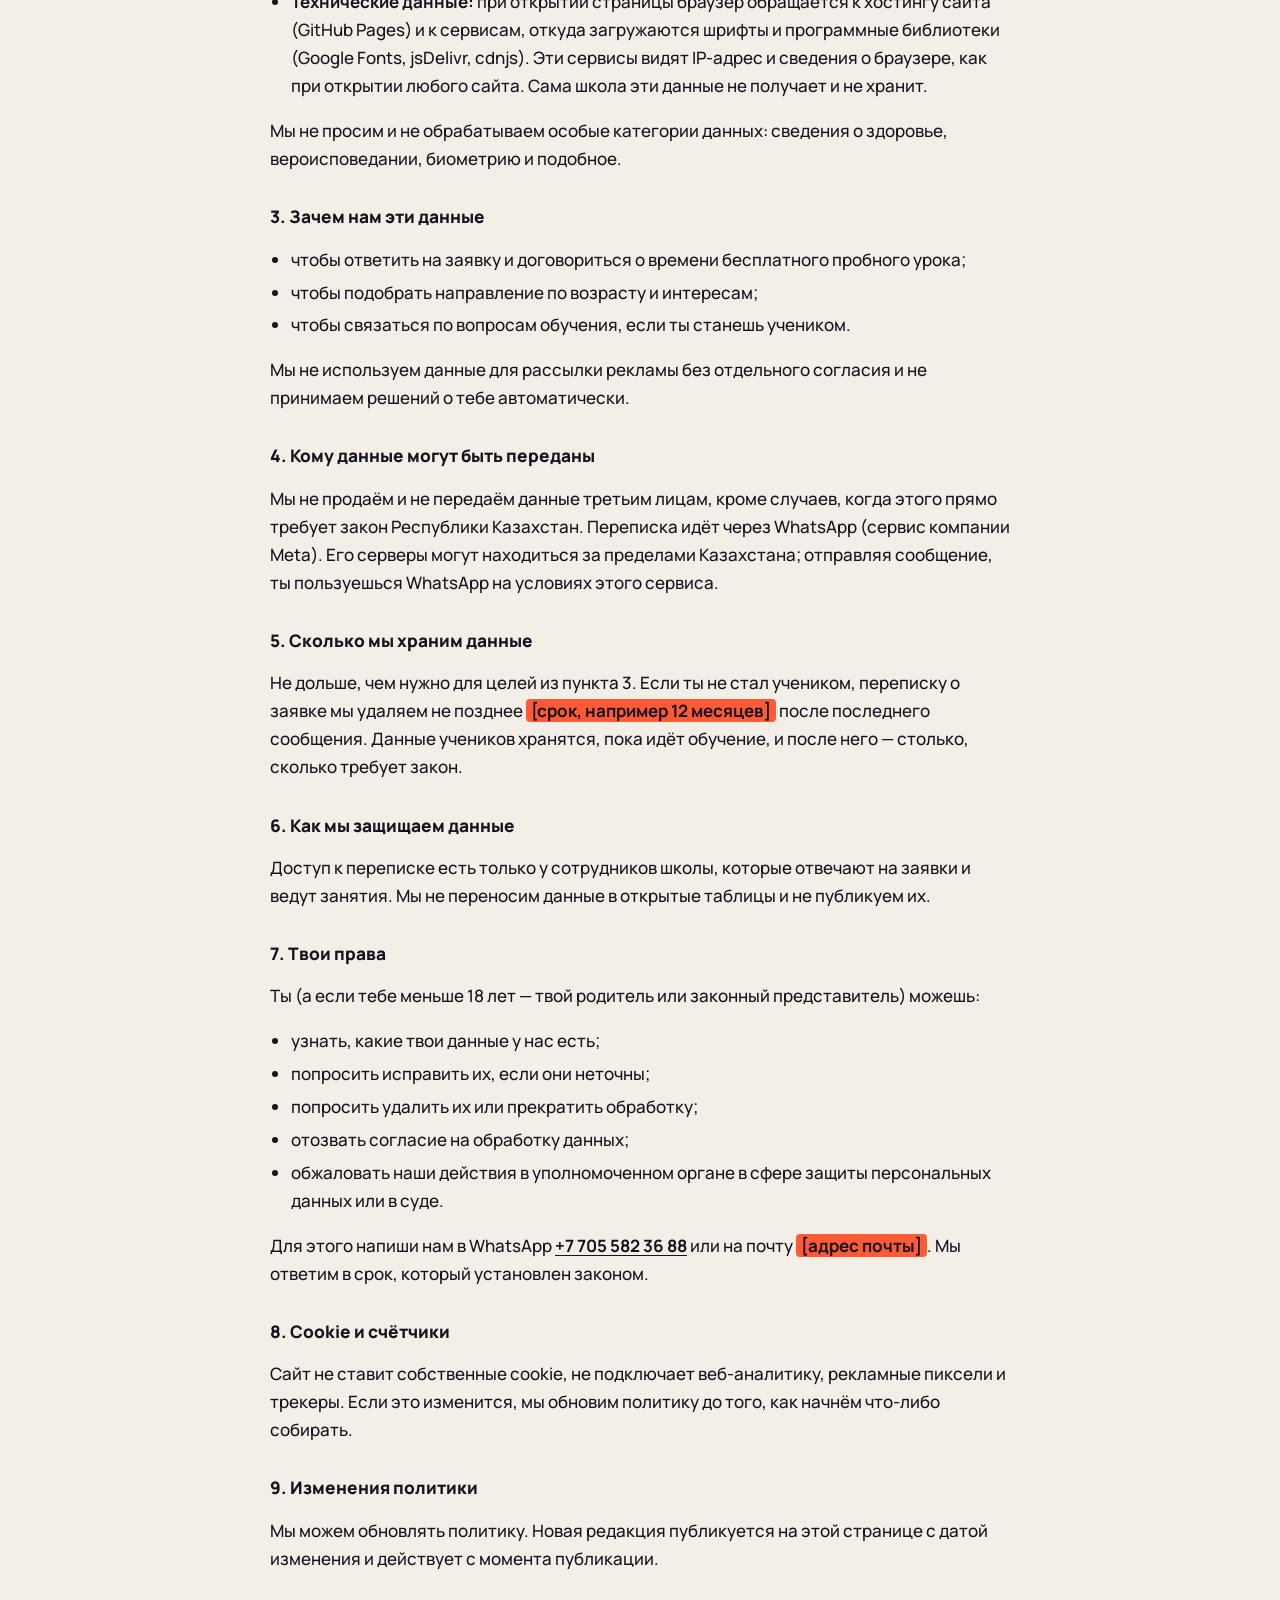
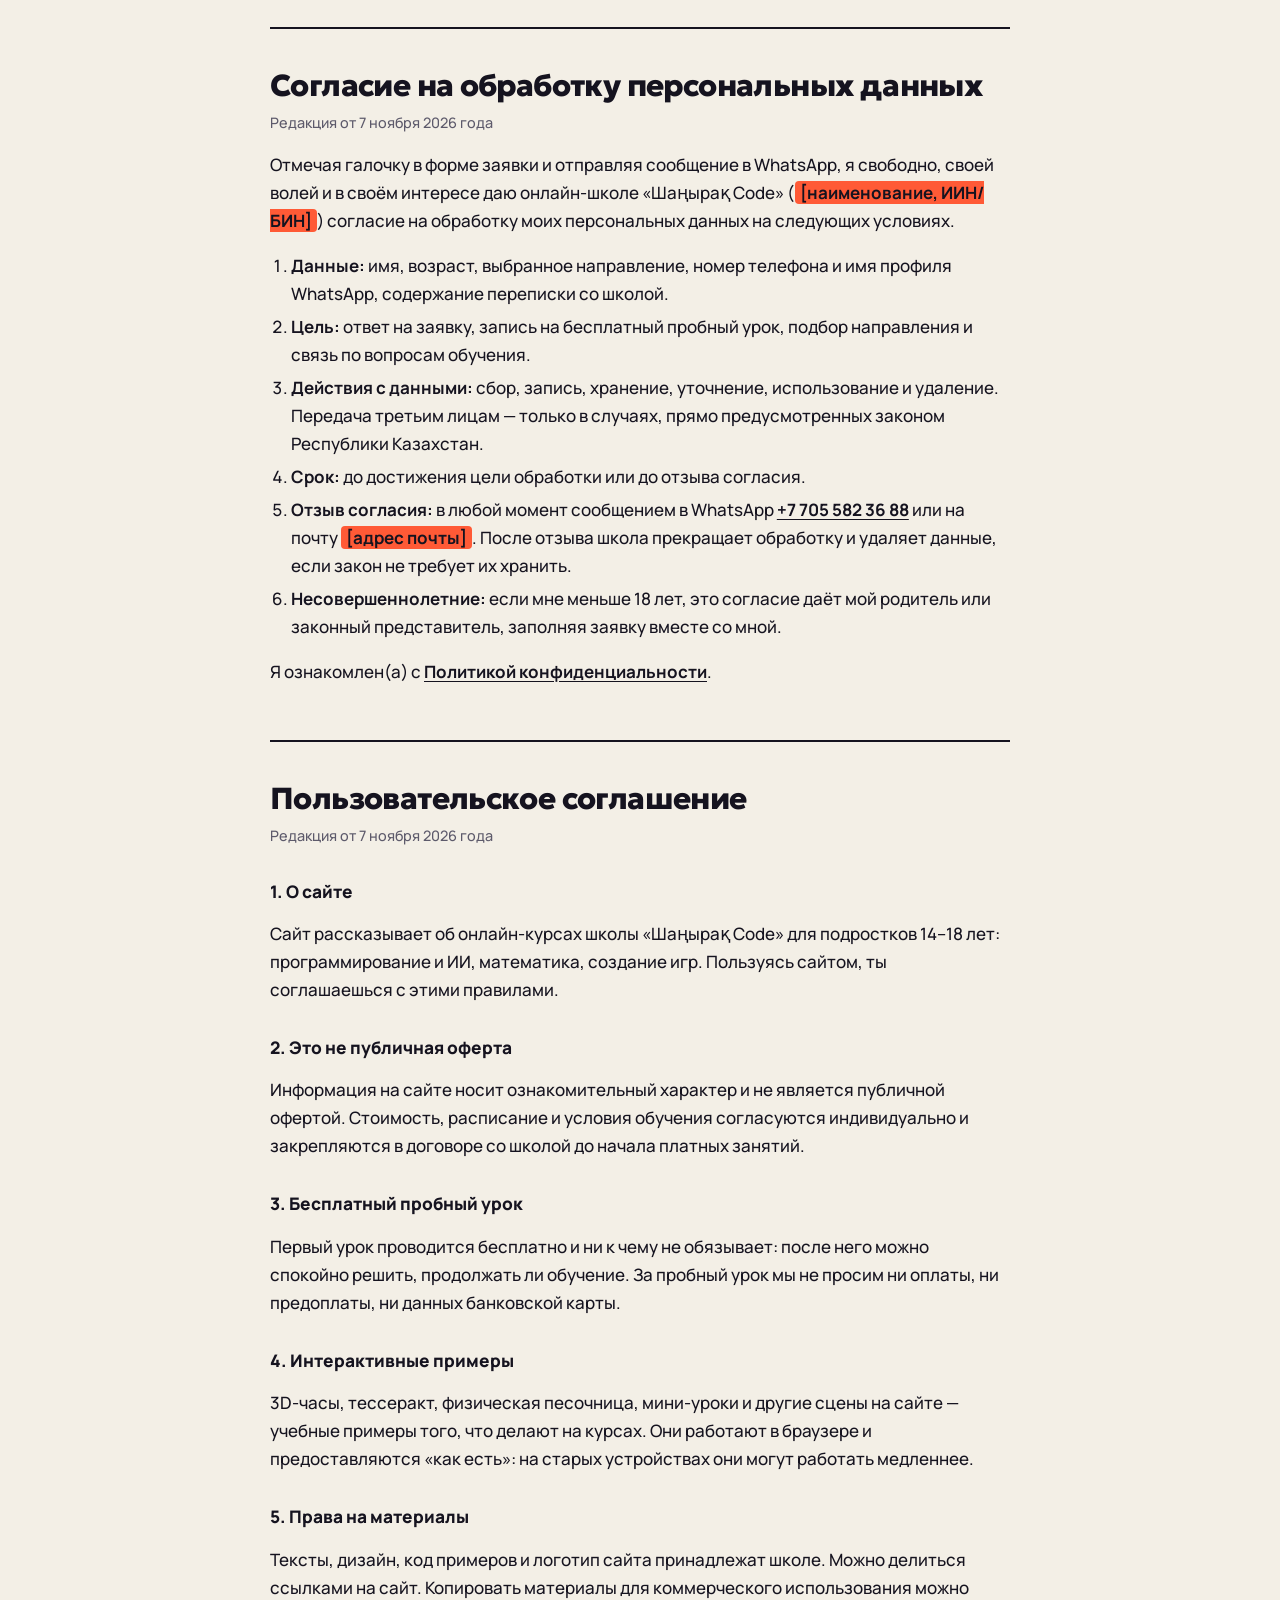
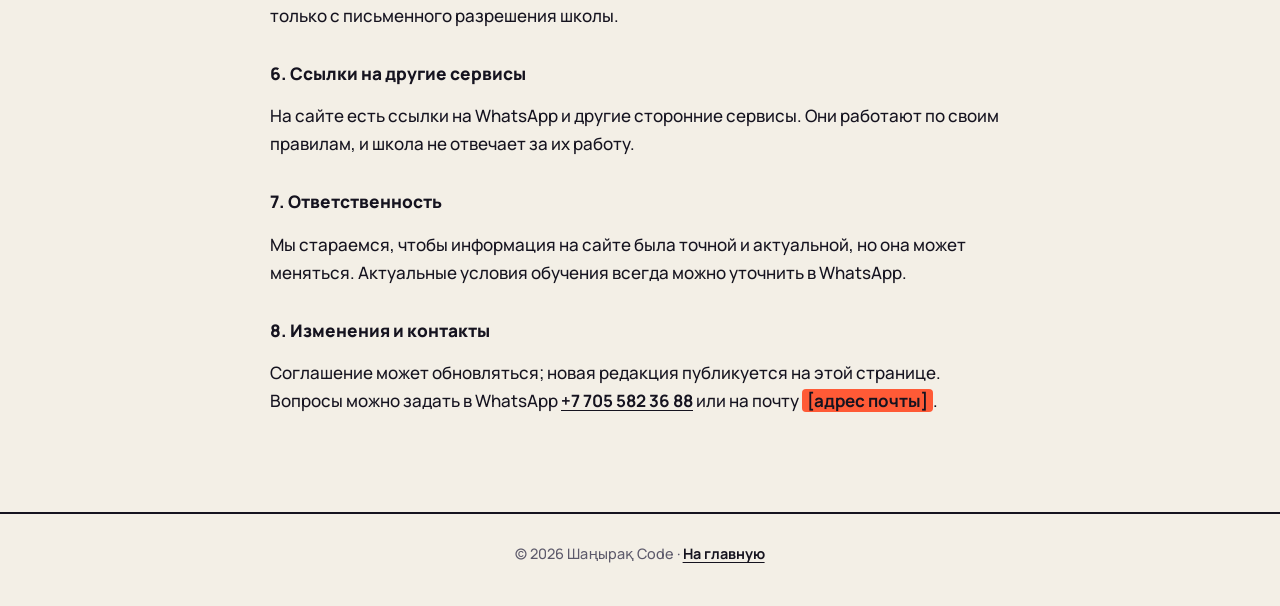
<file: legal.html>
<!doctype html>
<html lang="ru">
<head>
<meta charset="utf-8">
<meta name="viewport" content="width=device-width, initial-scale=1, viewport-fit=cover">
<title>Документы · Шаңырақ Code</title>
<meta name="description" content="Политика конфиденциальности, согласие на обработку персональных данных и пользовательское соглашение сайта Шаңырақ Code.">
<meta name="theme-color" content="#f3efe6">
<link rel="icon" href="assets/favicon-32.png" sizes="32x32" type="image/png">
<link rel="icon" href="assets/favicon.svg" type="image/svg+xml">
<link rel="apple-touch-icon" href="assets/apple-touch-icon.png">
<link rel="preconnect" href="https://fonts.googleapis.com">
<link rel="preconnect" href="https://fonts.gstatic.com" crossorigin>
<link rel="stylesheet" href="https://fonts.googleapis.com/css2?family=Geologica:wght@800;900&family=Manrope:wght@500;700;800&display=swap">
<style>
  :root { --paper: #f3efe6; --card: #fff; --ink: #15131f; --soft: #5d5a6b; --violet: #6a4dff; --lime: #c9f73f; --coral: #ff5a36; }
  * { box-sizing: border-box; }
  html { scroll-behavior: smooth; scroll-padding-top: 90px; }
  @media (prefers-reduced-motion: reduce) { html { scroll-behavior: auto; } }
  body { margin: 0; background: var(--paper); color: var(--ink); font: 500 17px/1.65 "Manrope", system-ui, sans-serif; -webkit-font-smoothing: antialiased; }
  a { color: var(--ink); font-weight: 700; text-underline-offset: 3px; }
  .bar { position: sticky; top: 0; z-index: 5; display: flex; align-items: center; justify-content: space-between; gap: 1rem; padding: 14px clamp(16px, 4vw, 40px); background: rgb(243 239 230 / .92); -webkit-backdrop-filter: blur(10px); backdrop-filter: blur(10px); border-bottom: 2px solid var(--ink); }
  .bar b { font: 800 1.05rem/1 "Geologica", sans-serif; }
  .bar a { text-decoration: none; }
  .bar a:hover { text-decoration: underline; }
  main { max-width: 820px; margin: 0 auto; padding: 40px clamp(16px, 4vw, 40px) 80px; }
  h1 { margin: 0; font: 900 clamp(2rem, 6vw, 3.4rem)/1 "Geologica", sans-serif; letter-spacing: -.04em; }
  .lead { margin: 1rem 0 0; color: var(--soft); }
  .toc { display: flex; flex-wrap: wrap; gap: .5rem; margin: 1.6rem 0 0; padding: 0; list-style: none; }
  .toc a { display: inline-flex; min-height: 44px; align-items: center; padding: 0 1rem; border: 2px solid var(--ink); border-radius: 999px; background: var(--card); text-decoration: none; font-size: .95rem; box-shadow: 3px 3px 0 var(--ink); }
  .toc a:hover { background: var(--lime); }
  .short { margin: 2rem 0 0; padding: 1.2rem 1.4rem; border: 2px solid var(--ink); border-radius: 20px; background: var(--lime); box-shadow: 6px 6px 0 var(--ink); }
  .short h2 { margin: 0 0 .6rem; font: 800 1.15rem/1.3 "Geologica", sans-serif; }
  .short ul { margin: 0; padding-left: 1.2rem; }
  .short li + li { margin-top: .35rem; }
  section.doc { margin-top: 3.4rem; padding-top: 2.4rem; border-top: 2px solid var(--ink); }
  section.doc h2 { margin: 0; font: 800 clamp(1.4rem, 3vw, 1.9rem)/1.15 "Geologica", sans-serif; letter-spacing: -.02em; }
  section.doc .date { margin: .5rem 0 0; color: var(--soft); font-size: .9rem; }
  section.doc h3 { margin: 2rem 0 .4rem; font: 800 1.08rem/1.35 "Manrope", sans-serif; }
  section.doc ul, section.doc ol { padding-left: 1.3rem; }
  section.doc li + li { margin-top: .3rem; }
  mark.fill { padding: 0 .3em; border-radius: 4px; background: var(--coral); color: var(--ink); font-weight: 700; }
  .req { margin: 1rem 0 0; padding: 1rem 1.2rem; border: 2px dashed var(--ink); border-radius: 14px; background: var(--card); }
  .req p { margin: .2rem 0; }
  footer { padding: 28px clamp(16px, 4vw, 40px) 40px; border-top: 2px solid var(--ink); color: var(--soft); font-size: .9rem; text-align: center; }
  :focus-visible { outline: 3px solid var(--violet); outline-offset: 3px; border-radius: 4px; }
</style>
</head>
<body>
<header class="bar">
  <b>Шаңырақ Code</b>
  <a href="index.html">← На главную</a>
</header>

<main>
  <h1>Документы</h1>
  <p class="lead">Здесь написано, какие данные мы получаем, зачем и как ты можешь ими управлять, а также правила пользования сайтом.</p>
  <ul class="toc">
    <li><a href="#privacy">Политика конфиденциальности</a></li>
    <li><a href="#consent">Согласие на обработку данных</a></li>
    <li><a href="#terms">Пользовательское соглашение</a></li>
  </ul>

  <aside class="short" aria-labelledby="short-title">
    <h2 id="short-title">Коротко</h2>
    <ul>
      <li>Мы просим только имя, возраст и направление, чтобы договориться о пробном уроке.</li>
      <li>Сайт не хранит твои данные у себя: заявка открывается в WhatsApp, и ты сам решаешь, отправлять её или нет.</li>
      <li>Мы не продаём и не передаём твои данные для рекламы.</li>
      <li>Сайт не ставит cookie и не подключает счётчики посещений и рекламные трекеры.</li>
      <li>Попросить удалить данные можно в любой момент: напиши в WhatsApp <a href="https://wa.me/77055823688">+7 705 582 36 88</a>.</li>
      <li>Если тебе меньше 18 лет, согласие на обработку данных даёт родитель или законный представитель.</li>
    </ul>
  </aside>

  <!-- ===================== Политика конфиденциальности ===================== -->
  <section class="doc" id="privacy" aria-labelledby="privacy-title">
    <h2 id="privacy-title">Политика конфиденциальности</h2>
    <p class="date">Редакция от 7 ноября 2026 года</p>

    <h3>1. Кто обрабатывает данные</h3>
    <p>Оператор персональных данных — онлайн-школа «Шаңырақ Code» (далее — «школа», «мы»).</p>
    <div class="req">
      <p>Наименование: <mark class="fill">[ИП или ТОО — полное наименование]</mark></p>
      <p>ИИН / БИН: <mark class="fill">[номер]</mark></p>
      <p>Адрес: <mark class="fill">[юридический адрес]</mark></p>
      <p>Электронная почта: <mark class="fill">[адрес почты]</mark></p>
      <p>WhatsApp: <a href="https://wa.me/77055823688">+7 705 582 36 88</a></p>
    </div>
    <p>Политика составлена в соответствии с Законом Республики Казахстан «О персональных данных и их защите» от 21 мая 2013 года № 94-V и действует для сайта школы и переписки со школой.</p>

    <h3>2. Какие данные мы получаем</h3>
    <ul>
      <li><b>Из формы заявки:</b> имя, возраст, выбранное направление. Форма не отправляет эти данные на сервер: она собирает из них текст сообщения и открывает WhatsApp. Данные попадают к нам, только когда ты сам отправишь это сообщение.</li>
      <li><b>Из переписки в WhatsApp:</b> номер телефона, имя профиля и то, что ты напишешь сам.</li>
      <li><b>Технические данные:</b> при открытии страницы браузер обращается к хостингу сайта (GitHub Pages) и к сервисам, откуда загружаются шрифты и программные библиотеки (Google Fonts, jsDelivr, cdnjs). Эти сервисы видят IP-адрес и сведения о браузере, как при открытии любого сайта. Сама школа эти данные не получает и не хранит.</li>
    </ul>
    <p>Мы не просим и не обрабатываем особые категории данных: сведения о здоровье, вероисповедании, биометрию и подобное.</p>

    <h3>3. Зачем нам эти данные</h3>
    <ul>
      <li>чтобы ответить на заявку и договориться о времени бесплатного пробного урока;</li>
      <li>чтобы подобрать направление по возрасту и интересам;</li>
      <li>чтобы связаться по вопросам обучения, если ты станешь учеником.</li>
    </ul>
    <p>Мы не используем данные для рассылки рекламы без отдельного согласия и не принимаем решений о тебе автоматически.</p>

    <h3>4. Кому данные могут быть переданы</h3>
    <p>Мы не продаём и не передаём данные третьим лицам, кроме случаев, когда этого прямо требует закон Республики Казахстан. Переписка идёт через WhatsApp (сервис компании Meta). Его серверы могут находиться за пределами Казахстана; отправляя сообщение, ты пользуешься WhatsApp на условиях этого сервиса.</p>

    <h3>5. Сколько мы храним данные</h3>
    <p>Не дольше, чем нужно для целей из пункта 3. Если ты не стал учеником, переписку о заявке мы удаляем не позднее <mark class="fill">[срок, например 12 месяцев]</mark> после последнего сообщения. Данные учеников хранятся, пока идёт обучение, и после него — столько, сколько требует закон.</p>

    <h3>6. Как мы защищаем данные</h3>
    <p>Доступ к переписке есть только у сотрудников школы, которые отвечают на заявки и ведут занятия. Мы не переносим данные в открытые таблицы и не публикуем их.</p>

    <h3>7. Твои права</h3>
    <p>Ты (а если тебе меньше 18 лет — твой родитель или законный представитель) можешь:</p>
    <ul>
      <li>узнать, какие твои данные у нас есть;</li>
      <li>попросить исправить их, если они неточны;</li>
      <li>попросить удалить их или прекратить обработку;</li>
      <li>отозвать согласие на обработку данных;</li>
      <li>обжаловать наши действия в уполномоченном органе в сфере защиты персональных данных или в суде.</li>
    </ul>
    <p>Для этого напиши нам в WhatsApp <a href="https://wa.me/77055823688">+7 705 582 36 88</a> или на почту <mark class="fill">[адрес почты]</mark>. Мы ответим в срок, который установлен законом.</p>

    <h3>8. Cookie и счётчики</h3>
    <p>Сайт не ставит собственные cookie, не подключает веб-аналитику, рекламные пиксели и трекеры. Если это изменится, мы обновим политику до того, как начнём что-либо собирать.</p>

    <h3>9. Изменения политики</h3>
    <p>Мы можем обновлять политику. Новая редакция публикуется на этой странице с датой изменения и действует с момента публикации.</p>
  </section>

  <!-- ===================== Согласие ===================== -->
  <section class="doc" id="consent" aria-labelledby="consent-title">
    <h2 id="consent-title">Согласие на обработку персональных данных</h2>
    <p class="date">Редакция от 7 ноября 2026 года</p>
    <p>Отмечая галочку в форме заявки и отправляя сообщение в WhatsApp, я свободно, своей волей и в своём интересе даю онлайн-школе «Шаңырақ Code» (<mark class="fill">[наименование, ИИН/БИН]</mark>) согласие на обработку моих персональных данных на следующих условиях.</p>
    <ol>
      <li><b>Данные:</b> имя, возраст, выбранное направление, номер телефона и имя профиля WhatsApp, содержание переписки со школой.</li>
      <li><b>Цель:</b> ответ на заявку, запись на бесплатный пробный урок, подбор направления и связь по вопросам обучения.</li>
      <li><b>Действия с данными:</b> сбор, запись, хранение, уточнение, использование и удаление. Передача третьим лицам — только в случаях, прямо предусмотренных законом Республики Казахстан.</li>
      <li><b>Срок:</b> до достижения цели обработки или до отзыва согласия.</li>
      <li><b>Отзыв согласия:</b> в любой момент сообщением в WhatsApp <a href="https://wa.me/77055823688">+7 705 582 36 88</a> или на почту <mark class="fill">[адрес почты]</mark>. После отзыва школа прекращает обработку и удаляет данные, если закон не требует их хранить.</li>
      <li><b>Несовершеннолетние:</b> если мне меньше 18 лет, это согласие даёт мой родитель или законный представитель, заполняя заявку вместе со мной.</li>
    </ol>
    <p>Я ознакомлен(а) с <a href="#privacy">Политикой конфиденциальности</a>.</p>
  </section>

  <!-- ===================== Пользовательское соглашение ===================== -->
  <section class="doc" id="terms" aria-labelledby="terms-title">
    <h2 id="terms-title">Пользовательское соглашение</h2>
    <p class="date">Редакция от 7 ноября 2026 года</p>

    <h3>1. О сайте</h3>
    <p>Сайт рассказывает об онлайн-курсах школы «Шаңырақ Code» для подростков 14–18 лет: программирование и ИИ, математика, создание игр. Пользуясь сайтом, ты соглашаешься с этими правилами.</p>

    <h3>2. Это не публичная оферта</h3>
    <p>Информация на сайте носит ознакомительный характер и не является публичной офертой. Стоимость, расписание и условия обучения согласуются индивидуально и закрепляются в договоре со школой до начала платных занятий.</p>

    <h3>3. Бесплатный пробный урок</h3>
    <p>Первый урок проводится бесплатно и ни к чему не обязывает: после него можно спокойно решить, продолжать ли обучение. За пробный урок мы не просим ни оплаты, ни предоплаты, ни данных банковской карты.</p>

    <h3>4. Интерактивные примеры</h3>
    <p>3D-часы, тессеракт, физическая песочница, мини-уроки и другие сцены на сайте — учебные примеры того, что делают на курсах. Они работают в браузере и предоставляются «как есть»: на старых устройствах они могут работать медленнее.</p>

    <h3>5. Права на материалы</h3>
    <p>Тексты, дизайн, код примеров и логотип сайта принадлежат школе. Можно делиться ссылками на сайт. Копировать материалы для коммерческого использования можно только с письменного разрешения школы.</p>

    <h3>6. Ссылки на другие сервисы</h3>
    <p>На сайте есть ссылки на WhatsApp и другие сторонние сервисы. Они работают по своим правилам, и школа не отвечает за их работу.</p>

    <h3>7. Ответственность</h3>
    <p>Мы стараемся, чтобы информация на сайте была точной и актуальной, но она может меняться. Актуальные условия обучения всегда можно уточнить в WhatsApp.</p>

    <h3>8. Изменения и контакты</h3>
    <p>Соглашение может обновляться; новая редакция публикуется на этой странице. Вопросы можно задать в WhatsApp <a href="https://wa.me/77055823688">+7 705 582 36 88</a> или на почту <mark class="fill">[адрес почты]</mark>.</p>
  </section>
</main>

<footer>© 2026 Шаңырақ Code · <a href="index.html">На главную</a></footer>
</body>
</html>
</file>
<file: style.css>
/* Шаңырақ Code — версия 3. Светлая «бумага», чёрная тушь, три ярких цвета направлений.
   Тему и акцент меняет пульт на первом экране: он пишет data-theme и --accent на <html>. */
:root {
  --paper: #f3efe6;
  --paper-2: #e9e4d6;
  --card: #ffffff;
  --ink: #15131f;
  --ink-soft: #5d5a6b;
  --violet: #6a4dff;
  --lime: #c9f73f;
  --coral: #ff5a36;
  --sky: #45c8ff;
  --sun: #ffcb3d;
  --accent: var(--violet);
  --on-accent: #ffffff;
  --font-head: "Geologica", "Arial Black", system-ui, sans-serif;
  --font-body: "Manrope", "Segoe UI", system-ui, sans-serif;
  --mono: "JetBrains Mono", ui-monospace, Menlo, Consolas, monospace;
  --r: 22px;
  --line: 2px solid var(--ink);
  --pop: 6px 6px 0 var(--ink);
  --ease: cubic-bezier(.2, .8, .2, 1);
  --gut: clamp(16px, 4vw, 40px);
  color-scheme: light;
}
:root[data-theme="dark"] {
  --paper: #15131f;
  --paper-2: #1e1b2e;
  --card: #211e33;
  --ink: #f3efe6;
  --ink-soft: #a9a5bd;
  color-scheme: dark;
}
:root[data-accent="lime"] { --accent: var(--lime); --on-accent: #15131f; }
:root[data-accent="coral"] { --accent: var(--coral); --on-accent: #15131f; }
:root[data-accent="sky"] { --accent: var(--sky); --on-accent: #15131f; }

*, *::before, *::after { box-sizing: border-box; }
[hidden] { display: none !important; }
html { scroll-behavior: smooth; scroll-padding-top: 88px; }
body { margin: 0; background: var(--paper); color: var(--ink); font: 500 1.0625rem/1.55 var(--font-body); -webkit-font-smoothing: antialiased; overflow-x: clip; transition: background-color .35s, color .35s; }
img, svg { display: block; max-width: 100%; }
a { color: inherit; }
h1, h2, h3, p { margin: 0; }
h1, h2, h3 { font-family: var(--font-head); text-wrap: balance; }
p { text-wrap: pretty; }
::selection { background: var(--accent); color: var(--on-accent); }
:focus-visible { outline: 3px solid var(--violet); outline-offset: 3px; border-radius: 6px; }
:root[data-theme="dark"] :focus-visible { outline-color: var(--lime); }
.sr-only { position: absolute; width: 1px; height: 1px; overflow: hidden; clip-path: inset(50%); white-space: nowrap; }
.skip { position: fixed; left: 12px; top: 12px; z-index: 200; padding: .7rem 1rem; border-radius: 12px; background: var(--ink); color: var(--paper); font-weight: 700; text-decoration: none; transform: translateY(-220%); }
.skip:focus { transform: none; }
.wrap { max-width: 1200px; margin-inline: auto; padding-inline: max(var(--gut), env(safe-area-inset-left, 0px)) max(var(--gut), env(safe-area-inset-right, 0px)); }
.sec { padding-block: clamp(64px, 9vw, 120px); }
.kicker { display: inline-flex; align-items: center; gap: .5rem; margin-bottom: 1rem; padding: .35rem .8rem; border: var(--line); border-radius: 999px; background: var(--card); font: 700 .78rem/1 var(--font-body); letter-spacing: .06em; text-transform: uppercase; }
.kicker::before { content: ""; width: 9px; height: 9px; border-radius: 50%; background: var(--accent); box-shadow: 0 0 0 2px var(--ink); }
.h2 { font-weight: 800; font-size: clamp(2rem, 5.2vw, 3.8rem); line-height: 1.02; letter-spacing: -.035em; }
.h2 em { font-style: normal; background: linear-gradient(transparent 62%, var(--accent) 62% 94%, transparent 94%); }
.lead { max-width: 38rem; margin-top: 1rem; color: var(--ink-soft); font-size: clamp(1.02rem, 1.5vw, 1.2rem); }

/* Кнопки: плоские, с «жёсткой» тенью, нажимаются внутрь */
.btn { display: inline-flex; align-items: center; justify-content: center; gap: .55rem; min-height: 54px; padding: 0 1.5rem; border: var(--line); border-radius: 16px; background: var(--card); color: var(--ink); box-shadow: 4px 4px 0 var(--ink); font: 700 1rem/1.1 var(--font-body); text-decoration: none; text-align: center; cursor: pointer; transition: transform .14s var(--ease), box-shadow .14s var(--ease), background-color .25s; }
.btn:hover { transform: translate(-2px, -2px); box-shadow: 6px 6px 0 var(--ink); }
.btn:active { transform: translate(3px, 3px); box-shadow: 1px 1px 0 var(--ink); }
.btn svg { width: 20px; height: 20px; flex: none; }
.btn-acc { background: var(--accent); color: var(--on-accent); }
.btn-ink { background: var(--ink); color: var(--paper); }
.btn-wa { background: #25d366; color: #06301a; }
.btn-sm { min-height: 44px; padding: 0 1.1rem; border-radius: 13px; font-size: .92rem; box-shadow: 3px 3px 0 var(--ink); }

/* Шапка */
.nav { position: sticky; top: 0; z-index: 50; padding-top: env(safe-area-inset-top, 0px); background: color-mix(in srgb, var(--paper) 86%, transparent); -webkit-backdrop-filter: blur(12px); backdrop-filter: blur(12px); border-bottom: 2px solid transparent; transition: border-color .3s, background-color .35s; }
.nav.is-stuck { border-color: var(--ink); }
.nav-in { display: flex; align-items: center; gap: 1.6rem; height: 72px; }
.logo { display: flex; align-items: center; gap: .6rem; font: 800 1.12rem/1 var(--font-head); letter-spacing: -.02em; text-decoration: none; }
.logo svg { width: 38px; height: 38px; transition: transform .8s var(--ease); }
.logo:hover svg { transform: rotate(90deg); }
.nav-menu { margin-left: auto; }
.nav-links { display: flex; gap: 1.5rem; margin: 0; padding: 0; list-style: none; }
.nav-links a { font-weight: 600; font-size: .96rem; text-decoration: none; background: linear-gradient(var(--accent), var(--accent)) 0 100% / 0 3px no-repeat; transition: background-size .3s var(--ease); padding-bottom: 3px; }
.nav-links a:hover { background-size: 100% 3px; }
@media (max-width: 960px) { .nav-menu { display: none; } .nav .btn { margin-left: auto; } }
@media (max-width: 400px) { .nav .btn { padding: 0 .8rem; font-size: .86rem; } .logo { font-size: 1rem; } }

/* Первый экран */
.hero { position: relative; padding-block: clamp(28px, 5vw, 64px) clamp(48px, 7vw, 96px); }
.hero-grid { display: grid; grid-template-columns: minmax(0, 1.12fr) minmax(0, .88fr); gap: clamp(1.5rem, 4vw, 4rem); align-items: center; }
.hero h1 { font-weight: 900; font-size: clamp(2.7rem, 8.2vw, 6.6rem); line-height: .93; letter-spacing: -.045em; }
.hero h1 .swap { display: inline-block; padding: .02em .16em .08em; margin-inline: -.04em; border: var(--line); border-width: 3px; border-radius: .22em; background: var(--accent); color: var(--on-accent); box-shadow: 6px 6px 0 var(--ink); transform: rotate(-2deg); transition: background-color .3s, color .3s; white-space: nowrap; }
.hero h1 .swap.is-pop { animation: pop .45s var(--ease); }
@keyframes pop { 0% { transform: rotate(-2deg) scale(.86); } 60% { transform: rotate(-3.5deg) scale(1.06); } 100% { transform: rotate(-2deg) scale(1); } }
.hero .lead { margin-top: 1.5rem; font-size: clamp(1.05rem, 1.7vw, 1.3rem); }
.hero .lead b { color: var(--ink); }
.cta-row { display: flex; flex-wrap: wrap; gap: .8rem; margin-top: 1.8rem; }
.facts { display: flex; flex-wrap: wrap; gap: .5rem; margin: 1.6rem 0 0; padding: 0; list-style: none; }
.facts li { padding: .4rem .8rem; border: var(--line); border-radius: 999px; background: var(--card); font-size: .88rem; font-weight: 700; line-height: 1.2; }

/* Пульт сайта: меняет страницу вживую */
.console { position: relative; border: var(--line); border-radius: var(--r); background: #15131f; color: #f3efe6; box-shadow: 8px 8px 0 var(--ink); transform: rotate(1.5deg); }
:root[data-theme="dark"] .console { box-shadow: 8px 8px 0 var(--accent); }
.console-top { display: flex; align-items: center; gap: 7px; padding: .75rem 1rem; border-bottom: 1px solid rgb(243 239 230 / .14); color: #a9a5bd; font: 500 .8rem/1 var(--mono); }
.console-top i { width: 10px; height: 10px; border-radius: 50%; background: #ff5a36; }
.console-top i:nth-child(2) { background: #ffcb3d; }
.console-top i:nth-child(3) { background: #c9f73f; }
.console-top span { margin-left: 6px; }
.console-body { display: grid; gap: .85rem; padding: 1.1rem 1rem 1.2rem; font: 500 .92rem/1.4 var(--mono); }
.console-row { display: grid; gap: .45rem; }
.console-row code { font: inherit; color: #c9f73f; }
.console-row code span { color: #a9a5bd; }
.opts { display: flex; flex-wrap: wrap; gap: .4rem; }
.opts button { min-height: 40px; padding: 0 .8rem; border: 2px solid rgb(243 239 230 / .28); border-radius: 11px; background: none; color: #f3efe6; font: 600 .86rem/1 var(--font-body); cursor: pointer; transition: border-color .2s, background-color .2s, color .2s, transform .14s var(--ease); }
.opts button:hover { border-color: #f3efe6; }
.opts button:active { transform: scale(.95); }
.opts button[aria-pressed="true"] { border-color: #f3efe6; background: #f3efe6; color: #15131f; }
.opts .sw { width: 40px; padding: 0; border-radius: 50%; background: var(--c); border-color: transparent; }
.opts .sw[aria-pressed="true"] { background: var(--c); border-color: #f3efe6; box-shadow: 0 0 0 3px #15131f inset; }
.console-note { margin: 0; padding: .8rem 1rem; border-top: 1px solid rgb(243 239 230 / .14); color: #a9a5bd; font: 500 .84rem/1.4 var(--font-body); }
.console-note b { color: #f3efe6; }
.sticker { position: absolute; z-index: 2; padding: .45rem .8rem; border: var(--line); border-radius: 12px; background: var(--c, var(--sun)); color: #15131f; box-shadow: 3px 3px 0 var(--ink); font: 800 .9rem/1 var(--font-head); white-space: nowrap; cursor: grab; user-select: none; touch-action: none; rotate: var(--rot, -6deg); animation: bob 5s ease-in-out infinite; animation-delay: var(--d, 0s); }
.sticker:active { cursor: grabbing; }
.sticker.is-held { animation: none; z-index: 5; }
@keyframes bob { 50% { translate: 0 -8px; } }
.hero-side { position: relative; }
@media (max-width: 900px) {
  .hero-grid { grid-template-columns: minmax(0, 1fr); }
  .console { transform: none; }
  .sticker { display: none; }
}

/* Бегущая лента навыков */
.tape { overflow: hidden; border-block: var(--line); background: var(--ink); color: var(--paper); }
.tape-track { display: flex; width: max-content; gap: 2.2rem; padding: .9rem 0; font: 800 clamp(1rem, 2vw, 1.35rem)/1 var(--font-head); white-space: nowrap; animation: tape 36s linear infinite; }
.tape-track span::after { content: "✦"; margin-left: 2.2rem; color: var(--accent); }
:root[data-accent="violet"] .tape-track span::after, :root:not([data-accent]) .tape-track span::after { color: var(--lime); }
@keyframes tape { to { transform: translateX(-50%); } }

/* Направления */
.dirs { display: grid; grid-template-columns: repeat(3, minmax(0, 1fr)); gap: 20px; margin-top: 2.6rem; }
.dir { position: relative; display: flex; flex-direction: column; gap: 1rem; padding: clamp(1.3rem, 2.4vw, 1.9rem); border: var(--line); border-radius: var(--r); background: var(--c); color: var(--t, #15131f); box-shadow: var(--pop); transition: transform .25s var(--ease), box-shadow .25s var(--ease); }
.dir:hover { transform: translate(-3px, -3px) rotate(-.6deg); box-shadow: 9px 9px 0 var(--ink); }
.dir-num { font: 900 3.4rem/.8 var(--font-head); letter-spacing: -.04em; color: transparent; -webkit-text-stroke: 2px currentColor; }
.dir { --stroke: currentColor; }
.dir h3 { font-weight: 800; font-size: clamp(1.45rem, 2.3vw, 1.9rem); line-height: 1.05; letter-spacing: -.03em; }
.dir > p { font-size: 1rem; }
.dir ul { display: grid; gap: .5rem; margin: 0; padding: 0; list-style: none; font-weight: 600; font-size: .98rem; }
.dir li { display: flex; gap: .6rem; }
.dir li::before { content: "→"; font-weight: 800; }
.dir-out { margin-top: auto; padding-top: 1rem; border-top: 2px dashed currentColor; font-weight: 700; }
.dir-out span { display: block; margin-bottom: .25rem; font-size: .72rem; letter-spacing: .1em; text-transform: uppercase; }
.dir .btn { background: #15131f; color: #f3efe6; border-color: #15131f; box-shadow: 4px 4px 0 rgb(21 19 31 / .35); }
.dir--v .btn { background: #f3efe6; color: #15131f; border-color: #f3efe6; box-shadow: 4px 4px 0 rgb(0 0 0 / .35); }
@media (max-width: 900px) { .dirs { grid-template-columns: minmax(0, 1fr); } }

/* Витрина: живые 3D-сцены */
.shows { display: grid; grid-template-columns: repeat(3, minmax(0, 1fr)); gap: 20px; margin-top: 2.4rem; }
.show { position: relative; display: block; padding: 0; border: var(--line); border-radius: var(--r); background: #15131f; color: #f3efe6; box-shadow: var(--pop); overflow: hidden; text-align: left; cursor: pointer; font: inherit; transition: transform .25s var(--ease), box-shadow .25s var(--ease); }
.show:hover { transform: translate(-3px, -3px); box-shadow: 9px 9px 0 var(--ink); }
.show img { width: 100%; aspect-ratio: 16 / 10; object-fit: cover; transition: transform .6s var(--ease); }
.show:hover img { transform: scale(1.05); }
.show-cap { display: flex; align-items: center; justify-content: space-between; gap: 1rem; padding: .9rem 1.1rem 1rem; }
.show-cap b { display: block; font: 800 1.08rem/1.15 var(--font-head); }
.show-cap small { display: block; margin-top: .25rem; color: #a9a5bd; font-size: .86rem; line-height: 1.3; }
.show-play { flex: none; display: grid; place-items: center; width: 46px; height: 46px; border-radius: 50%; background: var(--lime); color: #15131f; }
.show-play svg { width: 20px; height: 20px; }
@media (max-width: 900px) { .shows { grid-template-columns: minmax(0, 1fr); } }
.viewer { width: 100vw; height: 100dvh; max-width: none; max-height: none; margin: 0; padding: 0; border: 0; background: #15131f; color: #f3efe6; }
.viewer[open] { display: flex; flex-direction: column; }
.viewer-bar { display: flex; align-items: center; gap: 1rem; padding: .6rem .8rem .6rem 1.1rem; padding-top: max(.6rem, env(safe-area-inset-top, 0px)); }
.viewer-bar b { flex: 1; min-width: 0; overflow: hidden; text-overflow: ellipsis; white-space: nowrap; font: 800 1rem/1.2 var(--font-head); }
.viewer-bar button { flex: none; width: 44px; height: 44px; border: 0; border-radius: 12px; background: rgb(243 239 230 / .14); color: inherit; font-size: 1.1rem; cursor: pointer; }
.viewer iframe { flex: 1; width: 100%; border: 0; background: #000; }

/* Как учимся */
.steps { display: grid; grid-template-columns: repeat(4, minmax(0, 1fr)); gap: 16px; margin: 2.6rem 0 0; padding: 0; list-style: none; counter-reset: s; }
.step { position: relative; padding: 1.3rem 1.2rem 1.4rem; border: var(--line); border-radius: var(--r); background: var(--card); box-shadow: 4px 4px 0 var(--ink); counter-increment: s; }
.step::before { content: "0" counter(s); display: block; margin-bottom: .9rem; font: 900 2.6rem/.9 var(--font-head); letter-spacing: -.05em; color: var(--accent); -webkit-text-stroke: 2px var(--ink); paint-order: stroke fill; }
.step small { display: block; margin-bottom: .3rem; color: var(--ink-soft); font: 700 .72rem/1 var(--font-body); letter-spacing: .1em; text-transform: uppercase; }
.step h3 { font-weight: 800; font-size: 1.25rem; line-height: 1.1; letter-spacing: -.02em; }
.step p { margin-top: .5rem; color: var(--ink-soft); font-size: .96rem; }
.step:nth-child(even) { transform: translateY(18px); }
@media (max-width: 900px) { .steps { grid-template-columns: repeat(2, minmax(0, 1fr)); } .step:nth-child(even) { transform: none; } }
@media (max-width: 520px) { .steps { grid-template-columns: minmax(0, 1fr); } }

/* Вопросы */
.faq-grid { display: grid; grid-template-columns: minmax(0, .8fr) minmax(0, 1.2fr); gap: clamp(1.5rem, 5vw, 5rem); align-items: start; }
.faq { display: grid; gap: 12px; }
.faq details { border: var(--line); border-radius: 18px; background: var(--card); box-shadow: 4px 4px 0 var(--ink); }
.faq summary { display: flex; align-items: center; justify-content: space-between; gap: 1rem; padding: 1.05rem 1.2rem; font-weight: 700; font-size: 1.04rem; line-height: 1.3; cursor: pointer; list-style: none; }
.faq summary::-webkit-details-marker { display: none; }
.faq summary::after { content: "+"; flex: none; display: grid; place-items: center; width: 32px; height: 32px; border: var(--line); border-radius: 50%; background: var(--accent); color: var(--on-accent); font: 800 1.2rem/1 var(--font-head); transition: transform .3s var(--ease); }
.faq details[open] summary::after { transform: rotate(45deg); }
.faq details p { padding: 0 1.2rem 1.2rem; color: var(--ink-soft); }
@media (max-width: 900px) { .faq-grid { grid-template-columns: minmax(0, 1fr); } }

/* Запись */
.join { background: var(--accent); color: var(--on-accent); border-block: var(--line); transition: background-color .35s, color .35s; }
.join-grid { display: grid; grid-template-columns: minmax(0, 1fr) minmax(0, 1fr); gap: clamp(1.5rem, 5vw, 4.5rem); align-items: center; }
.join h2 { font-weight: 900; font-size: clamp(2.3rem, 6.4vw, 4.8rem); line-height: .95; letter-spacing: -.04em; }
.join h2 small { display: block; margin-bottom: .7rem; font: 700 1rem/1.2 var(--font-body); letter-spacing: 0; }
.join .lead { color: inherit; }
.trial { display: grid; gap: .6rem; margin: 1.5rem 0 0; padding: 0; list-style: none; font-weight: 600; }
.trial li { display: flex; gap: .7rem; }
.trial li::before { content: "✓"; flex: none; display: grid; place-items: center; width: 26px; height: 26px; border-radius: 50%; background: #15131f; color: #f3efe6; font-size: .85rem; font-weight: 800; }
.terms { display: flex; flex-wrap: wrap; gap: .5rem; margin: 1.5rem 0 0; padding: 0; list-style: none; }
.terms li { padding: .45rem .8rem; border: 2px solid #15131f; border-radius: 999px; background: #f3efe6; color: #15131f; font-size: .86rem; font-weight: 700; line-height: 1.2; }
.form-card { padding: clamp(1.3rem, 3vw, 2.2rem); border: var(--line); border-color: #15131f; border-radius: 26px; background: #ffffff; color: #15131f; box-shadow: 8px 8px 0 #15131f; }
.form { display: grid; grid-template-columns: 1fr 1fr; gap: 1rem; }
.form h3, .done h3 { grid-column: 1 / -1; font-weight: 800; font-size: 1.45rem; line-height: 1.15; letter-spacing: -.02em; }
.field { display: grid; gap: .4rem; align-content: start; }
.field--full { grid-column: 1 / -1; }
.field label { font-size: .88rem; font-weight: 700; }
.field input[type="text"], .field select { width: 100%; min-height: 52px; padding: 0 1rem; border: 2px solid #15131f; border-radius: 14px; background: #f3efe6; color: #15131f; font: 600 1rem var(--font-body); transition: box-shadow .2s, background-color .2s; }
.field select { appearance: none; padding-right: 2.6rem; background-image: url("data:image/svg+xml,%3Csvg xmlns='http://www.w3.org/2000/svg' width='12' height='8' viewBox='0 0 12 8'%3E%3Cpath d='M1 1l5 5 5-5' fill='none' stroke='%2315131f' stroke-width='2.4'/%3E%3C/svg%3E"); background-repeat: no-repeat; background-position: right 1rem center; }
.field input:focus, .field select:focus { outline: none; background-color: #fff; box-shadow: 4px 4px 0 var(--violet); }
.field-err { display: none; font-size: .82rem; font-weight: 700; color: #c2260a; }
.field.is-bad input, .field.is-bad select { border-color: #c2260a; }
.field.is-bad .field-err { display: block; }
.check { display: flex; align-items: flex-start; gap: .7rem; font-size: .88rem; font-weight: 500; line-height: 1.4; cursor: pointer; }
.check input { flex: none; width: 24px; height: 24px; margin: 0; accent-color: #15131f; cursor: pointer; }
.check a { font-weight: 700; }
.form .btn { grid-column: 1 / -1; width: 100%; box-shadow: 4px 4px 0 #15131f; border-color: #15131f; }
.form-note { grid-column: 1 / -1; color: #5d5a6b; font-size: .82rem; line-height: 1.45; }
.done { display: grid; gap: 1rem; }
.done p { color: #5d5a6b; }
.done pre { margin: 0; padding: 1rem; border: 2px dashed #15131f; border-radius: 14px; background: #f3efe6; font: 500 .92rem/1.55 var(--font-body); white-space: pre-wrap; }
.done-actions { display: flex; flex-wrap: wrap; gap: .6rem; }
.done-actions .btn { border-color: #15131f; box-shadow: 3px 3px 0 #15131f; }
@media (max-width: 900px) { .join-grid { grid-template-columns: minmax(0, 1fr); } }
@media (max-width: 520px) { .form { grid-template-columns: minmax(0, 1fr); } }

/* Подвал */
.orn { height: 46px; background: var(--ink); color: var(--paper); }
.orn svg { width: 100%; height: 100%; }
.foot { padding-block: 2.6rem 2rem; }
.foot-in { display: grid; grid-template-columns: 1.2fr 1fr; gap: 2rem; align-items: start; }
.foot-links { display: grid; gap: .5rem; margin: 0; padding: 0; list-style: none; font-weight: 600; }
.foot-links a { text-decoration: none; }
.foot-links a:hover { text-decoration: underline; text-underline-offset: 4px; }
.foot p { margin-top: .8rem; max-width: 26rem; color: var(--ink-soft); font-size: .95rem; }
.copy { grid-column: 1 / -1; display: flex; flex-wrap: wrap; justify-content: space-between; gap: .6rem 1.5rem; padding-top: 1.4rem; border-top: var(--line); color: var(--ink-soft); font-size: .86rem; }
.copy span:last-child { display: flex; flex-wrap: wrap; gap: .4rem 1.2rem; }
@media (max-width: 700px) { .foot-in { grid-template-columns: minmax(0, 1fr); } }

.wa-float { position: fixed; right: 16px; bottom: calc(16px + env(safe-area-inset-bottom, 0px)); z-index: 60; transition: transform .25s var(--ease), opacity .25s, box-shadow .14s; }
.wa-float.is-away { opacity: 0; transform: translateY(14px); pointer-events: none; }

/* Появление при прокрутке: работает только когда скрипт пометил <html class="js"> */
.js [data-rise] { opacity: 0; transform: translateY(26px); transition: opacity .7s var(--ease), transform .7s var(--ease); transition-delay: var(--delay, 0s); }
.js [data-rise].is-in { opacity: 1; transform: none; }
.js .step:nth-child(even)[data-rise].is-in { transform: translateY(18px); }
@media (max-width: 900px) { .js .step:nth-child(even)[data-rise].is-in { transform: none; } }
.confetti { position: fixed; inset: 0; z-index: 150; width: 100%; height: 100%; pointer-events: none; }

@media (prefers-reduced-motion: reduce) {
  html { scroll-behavior: auto; }
  *, *::before, *::after { animation: none !important; transition: none !important; }
  .js [data-rise] { opacity: 1; transform: none; }
}
@media (max-width: 520px) { .form .btn { padding: 0 .8rem; font-size: .92rem; } }
@media (max-width: 440px) { .hero .cta-row .btn { width: 100%; padding: 0 .8rem; font-size: .94rem; } }
@media (max-width: 350px) { .hero .cta-row .btn svg { display: none; } }
</file>
<file: lab.css>
/* Мини-уроки: тёмный «экран» на светлой странице. Палитра экрана задана здесь же. */
.lab-box { --night: #15131f; --night-2: #1e1b2e; --night-3: #2a2640; --milk: #f3efe6; --muted: #a9a5bd; --gold: #c9f73f; --gold-soft: #e2ff8a; --sky: #45c8ff; --felt: #ff5a36; --ok: #7fe3ad; --font-display: var(--font-head); --ease-out: var(--ease);
  margin-top: 2.4rem; padding: clamp(12px, 2vw, 20px); border: var(--line); border-radius: 26px; background: #15131f; color: #f3efe6; box-shadow: 8px 8px 0 var(--ink); }
:root[data-theme="dark"] .lab-box { box-shadow: 8px 8px 0 var(--accent); }
.lab-box .btn { border-color: #f3efe6; box-shadow: 3px 3px 0 rgb(243 239 230 / .35); }
.lab-box .btn-lime { background: #c9f73f; color: #15131f; border-color: #c9f73f; }
.lab-box .btn-line { background: none; color: #f3efe6; }
.lab-tabs { display: inline-flex; gap: 4px; max-width: 100%; padding: 4px; border-radius: 999px; background: color-mix(in srgb, var(--night-2) 85%, transparent); box-shadow: inset 0 0 0 1px color-mix(in srgb, var(--milk) 12%, transparent); }
.lab-tabs button { min-height: 44px; padding: 0 1.25rem; border: 0; border-radius: 999px; background: none; color: var(--muted); font: 600 .95rem/1 var(--font-body); white-space: nowrap; cursor: pointer; transition: background-color .25s, color .25s; }
.lab-tabs button:hover { color: var(--milk); }
.lab-tabs button[aria-selected="true"] { background: var(--accent); color: var(--night); }
.lab-tabs button:focus-visible { outline: 2px solid var(--milk); outline-offset: 2px; }

.lab-pane { display: grid; grid-template-columns: minmax(0, 1fr) minmax(0, 1fr); gap: 14px; margin-top: 14px; }
.lab-ed, .lab-out { position: relative; min-width: 0; border-radius: 16px; background: var(--night); box-shadow: inset 0 0 0 1px color-mix(in srgb, var(--milk) 10%, transparent); overflow: hidden; }
.lab-ed { display: flex; flex-direction: column; }
.lab-top { display: flex; align-items: center; gap: 6px; margin: 0; padding: .6rem 1rem; background: color-mix(in srgb, var(--milk) 5%, transparent); color: var(--muted); font: 500 .8rem/1 var(--font-body); }
.lab-top i { width: 9px; height: 9px; border-radius: 50%; background: #ff6b5e; }
.lab-top i:nth-child(2) { background: #f6c34d; }
.lab-top i:nth-child(3) { background: #45c46d; }
.lab-top span { margin-left: 6px; }
.lab-code { padding: .7rem 0 .5rem; overflow-x: auto; color: var(--milk); font: 500 .95rem/1.75 var(--mono); }
.lab-line { display: flex; gap: 1rem; margin: 0; padding: 0 1rem; white-space: pre; }
.lab-line .ln { flex: none; width: 1ch; color: color-mix(in srgb, var(--milk) 30%, transparent); user-select: none; }
.k-s { color: #7fe3ad; }
.k-f { color: var(--gold); }
.k-k { color: color-mix(in srgb, var(--felt) 65%, var(--milk)); }
.k-n { color: var(--sky); font-variant-numeric: tabular-nums; }
.k-c { color: color-mix(in srgb, var(--milk) 42%, transparent); }
/* поля прямо в коде; 16px, чтобы iPhone не увеличивал страницу при вводе */
.lab-line input { width: 12ch; min-width: 0; padding: 0 .2rem; border: 0; border-bottom: 2px dashed var(--gold); border-radius: 0; background: color-mix(in srgb, var(--gold) 10%, transparent); color: #7fe3ad; font: inherit; font-size: max(16px, 1em); outline: none; caret-color: var(--gold); }
.lab-line input:focus { background: color-mix(in srgb, var(--gold) 20%, transparent); border-bottom-style: solid; }
.lab-hint { margin: auto 0 0; padding: .7rem 1rem .95rem; color: var(--muted); font-size: .86rem; line-height: 1.45; }
.lab-hint b { color: var(--milk); font: 600 .95em/1 var(--mono); white-space: nowrap; }

.lab-formula { display: grid; gap: .35rem; margin: 0; padding: 1.1rem 1rem .5rem; color: var(--milk); font: 600 clamp(1.15rem, 2.1vw, 1.5rem)/1.2 var(--mono); }
.lab-formula small { color: var(--muted); font: 500 .86rem/1.3 var(--font-body); }
.lab-params { display: grid; gap: .1rem; padding: .3rem 1rem .5rem; }
.lab-params label { display: grid; grid-template-columns: 5.4em minmax(0, 1fr) 2.8em; align-items: center; gap: .8rem; min-height: 44px; color: var(--muted); font-size: .9rem; }
.lab-params label b { margin-right: .35rem; color: var(--accent); font: 700 1.05rem/1 var(--mono); }
.lab-params output { text-align: right; color: var(--milk); font: 600 .95rem/1 var(--mono); font-variant-numeric: tabular-nums; }
.lab-code--params { display: grid; gap: .1rem; overflow: visible; }
.lab-param { display: grid; }
.lab-param input { width: auto; margin: 0 1rem 0 calc(2rem + 1ch); }
.lab input[type="range"] { -webkit-appearance: none; appearance: none; height: 32px; margin-block: 0; background: none; cursor: pointer; }
.lab-params input[type="range"] { width: 100%; margin: 0; }
.lab input[type="range"]::-webkit-slider-runnable-track { height: 4px; border-radius: 2px; background: color-mix(in srgb, var(--milk) 20%, transparent); }
.lab input[type="range"]::-moz-range-track { height: 4px; border-radius: 2px; background: color-mix(in srgb, var(--milk) 20%, transparent); }
.lab input[type="range"]::-webkit-slider-thumb { -webkit-appearance: none; appearance: none; width: 22px; height: 22px; margin-top: -9px; border: 0; border-radius: 50%; background: var(--accent); box-shadow: 0 0 0 5px color-mix(in srgb, var(--accent) 22%, transparent); }
.lab input[type="range"]::-moz-range-thumb { width: 22px; height: 22px; border: 0; border-radius: 50%; background: var(--accent); box-shadow: 0 0 0 5px color-mix(in srgb, var(--accent) 22%, transparent); }
.lab input[type="range"]:focus-visible { outline: 2px solid var(--milk); outline-offset: 2px; border-radius: 6px; }

.lab-stage { min-height: 330px; background: linear-gradient(180deg, var(--night-2), var(--night) 78%); }
.lab-stage canvas { position: absolute; inset: 0; display: block; width: 100%; height: 100%; }
.lab-badge { position: absolute; left: 12px; top: 12px; padding: .42rem .75rem; border-radius: 999px; background: rgb(10 20 48 / .8); color: var(--milk); font: 600 .78rem/1 var(--font-body); pointer-events: none; }
.lab-game canvas { touch-action: manipulation; cursor: pointer; }
.gm-hud { position: absolute; left: 14px; top: 13px; display: flex; gap: 1.1rem; margin: 0; color: var(--muted); font: 700 .66rem/1 var(--font-display); letter-spacing: .14em; pointer-events: none; }
.gm-hud b { margin-left: .3rem; color: var(--milk); font-variant-numeric: tabular-nums; }
.gm-start { position: absolute; left: 50%; top: 46%; translate: -50% -50%; display: inline-flex; align-items: center; gap: .5rem; min-height: 52px; padding: 0 1.6rem 0 1.25rem; border: 0; border-radius: 999px; background: var(--accent); color: var(--night); font: 700 1rem/1 var(--font-display); cursor: pointer; box-shadow: 0 14px 36px -10px color-mix(in srgb, var(--accent) 85%, transparent); transition: transform .16s var(--ease-out); }
.gm-start svg { width: 20px; height: 20px; }
.gm-start:active { transform: scale(.96); }
.gm-start:focus-visible { outline: 2px solid var(--milk); outline-offset: 3px; }
.gm-tip { position: absolute; left: 12px; right: 12px; top: calc(46% + 38px); margin: 0; text-align: center; color: var(--milk); font-size: .84rem; line-height: 1.35; text-shadow: 0 1px 8px var(--night); pointer-events: none; transition: opacity .3s; }
.lab-game.is-run .gm-tip { opacity: 0; }

.lab-chat { display: flex; flex-direction: column; min-height: 330px; }
.chat-head { display: flex; align-items: center; gap: .7rem; margin: 0; padding: .65rem 1rem; border-bottom: 1px solid color-mix(in srgb, var(--milk) 10%, transparent); }
.chat-ava { flex: none; display: grid; place-items: center; width: 34px; height: 34px; border-radius: 50%; background: var(--accent); color: var(--night); font: 700 .9rem/1 var(--font-display); }
.chat-head span { display: grid; gap: .22rem; min-width: 0; }
.chat-head span b { overflow: hidden; color: var(--milk); font: 600 .95rem/1.15 var(--font-body); text-overflow: ellipsis; white-space: nowrap; }
.chat-head small { color: var(--ok); font-size: .74rem; line-height: 1; }
.chat-log { flex: 1 1 0; display: flex; flex-direction: column; gap: .45rem; min-height: 150px; padding: .9rem 1rem; overflow-y: auto; overscroll-behavior: contain; scrollbar-width: thin; scrollbar-color: color-mix(in srgb, var(--milk) 25%, transparent) transparent; }
.chat-log:focus-visible { outline: 2px solid var(--sky); outline-offset: -2px; }
.chat-msg { max-width: 86%; margin: 0; padding: .5rem .8rem; border-radius: 14px; font-size: .93rem; line-height: 1.4; overflow-wrap: anywhere; animation: chat-in .28s var(--ease-out); }
.chat-msg.is-bot { align-self: flex-start; border-bottom-left-radius: 4px; background: color-mix(in srgb, var(--milk) 9%, var(--night)); }
.chat-msg.is-me { align-self: flex-end; border-bottom-right-radius: 4px; background: color-mix(in srgb, var(--accent) 30%, var(--night)); }
.chat-msg.is-typing { display: inline-flex; gap: 4px; padding: .72rem .8rem; }
.chat-msg.is-typing i { width: 6px; height: 6px; border-radius: 50%; background: var(--muted); animation: chat-dot 1s infinite; }
.chat-msg.is-typing i:nth-child(2) { animation-delay: .15s; }
.chat-msg.is-typing i:nth-child(3) { animation-delay: .3s; }
@keyframes chat-in { from { opacity: 0; transform: translateY(8px); } }
@keyframes chat-dot { 50% { transform: translateY(-3px); opacity: .5; } }
.chat-chips { display: flex; flex-wrap: wrap; gap: .4rem; padding: 0 1rem .65rem; }
.chat-chips button { min-height: 36px; padding: 0 .85rem; border: 0; border-radius: 999px; background: none; box-shadow: inset 0 0 0 1px color-mix(in srgb, var(--accent) 45%, transparent); color: color-mix(in srgb, var(--accent) 60%, var(--milk)); font: 500 .86rem/1 var(--font-body); cursor: pointer; transition: background-color .2s, color .2s; }
.chat-chips button:hover { background: color-mix(in srgb, var(--accent) 16%, transparent); color: var(--milk); }
.chat-form { display: flex; gap: .5rem; padding: .6rem; border-top: 1px solid color-mix(in srgb, var(--milk) 10%, transparent); }
.chat-form input { flex: 1; min-width: 0; min-height: 44px; padding: 0 1rem; border: 1px solid color-mix(in srgb, var(--milk) 16%, transparent); border-radius: 999px; background: color-mix(in srgb, var(--night-2) 70%, transparent); color: var(--milk); font: 400 16px var(--font-body); transition: border-color .25s, box-shadow .25s; }
.chat-form input::placeholder { color: color-mix(in srgb, var(--muted) 70%, transparent); }
.chat-form input:focus { outline: none; border-color: var(--accent); box-shadow: 0 0 0 3px color-mix(in srgb, var(--accent) 18%, transparent); }
.chat-form button { flex: none; display: grid; place-items: center; width: 44px; height: 44px; border: 0; border-radius: 50%; background: var(--accent); color: var(--night); cursor: pointer; transition: transform .16s var(--ease-out); }
.chat-form button svg { width: 20px; height: 20px; }
.chat-form button:active { transform: scale(.94); }

.lab-foot { grid-column: 1 / -1; display: flex; flex-wrap: wrap; align-items: center; gap: .8rem 1rem; padding: .9rem 1rem .9rem 1.25rem; border-radius: 16px; background: color-mix(in srgb, var(--accent) 8%, var(--night)); box-shadow: inset 0 0 0 1px color-mix(in srgb, var(--accent) 28%, transparent); }
.lab-task { flex: 1 1 16rem; display: grid; gap: .3rem; margin: 0; color: var(--milk); font-size: .96rem; line-height: 1.4; }
.lab-task b { color: var(--accent); font: 600 .66rem/1 var(--font-display); letter-spacing: .15em; text-transform: uppercase; }
.lab-task.is-done b { color: var(--ok); }
.lab-foot .btn { min-height: 46px; padding: 0 1.3rem; font-size: .95rem; }
@media (max-width: 860px) {
  .lab-pane { grid-template-columns: minmax(0, 1fr); }
  /* на телефоне график и игра стоят над ползунками: видно, что меняется */
  .lab-stage { order: -1; min-height: 0; height: clamp(210px, 36svh, 300px); }
  .lab-tabs { display: flex; }
  .lab-tabs button { flex: 1; padding: 0 .5rem; }
  .lab-code { font-size: .86rem; }
  .lab-chat { min-height: 0; }
  .chat-log { flex: none; height: 190px; }
  .lab-foot { padding: .9rem 1rem; }
  .lab-foot .btn { flex: 1 1 100%; }
}
</file>
